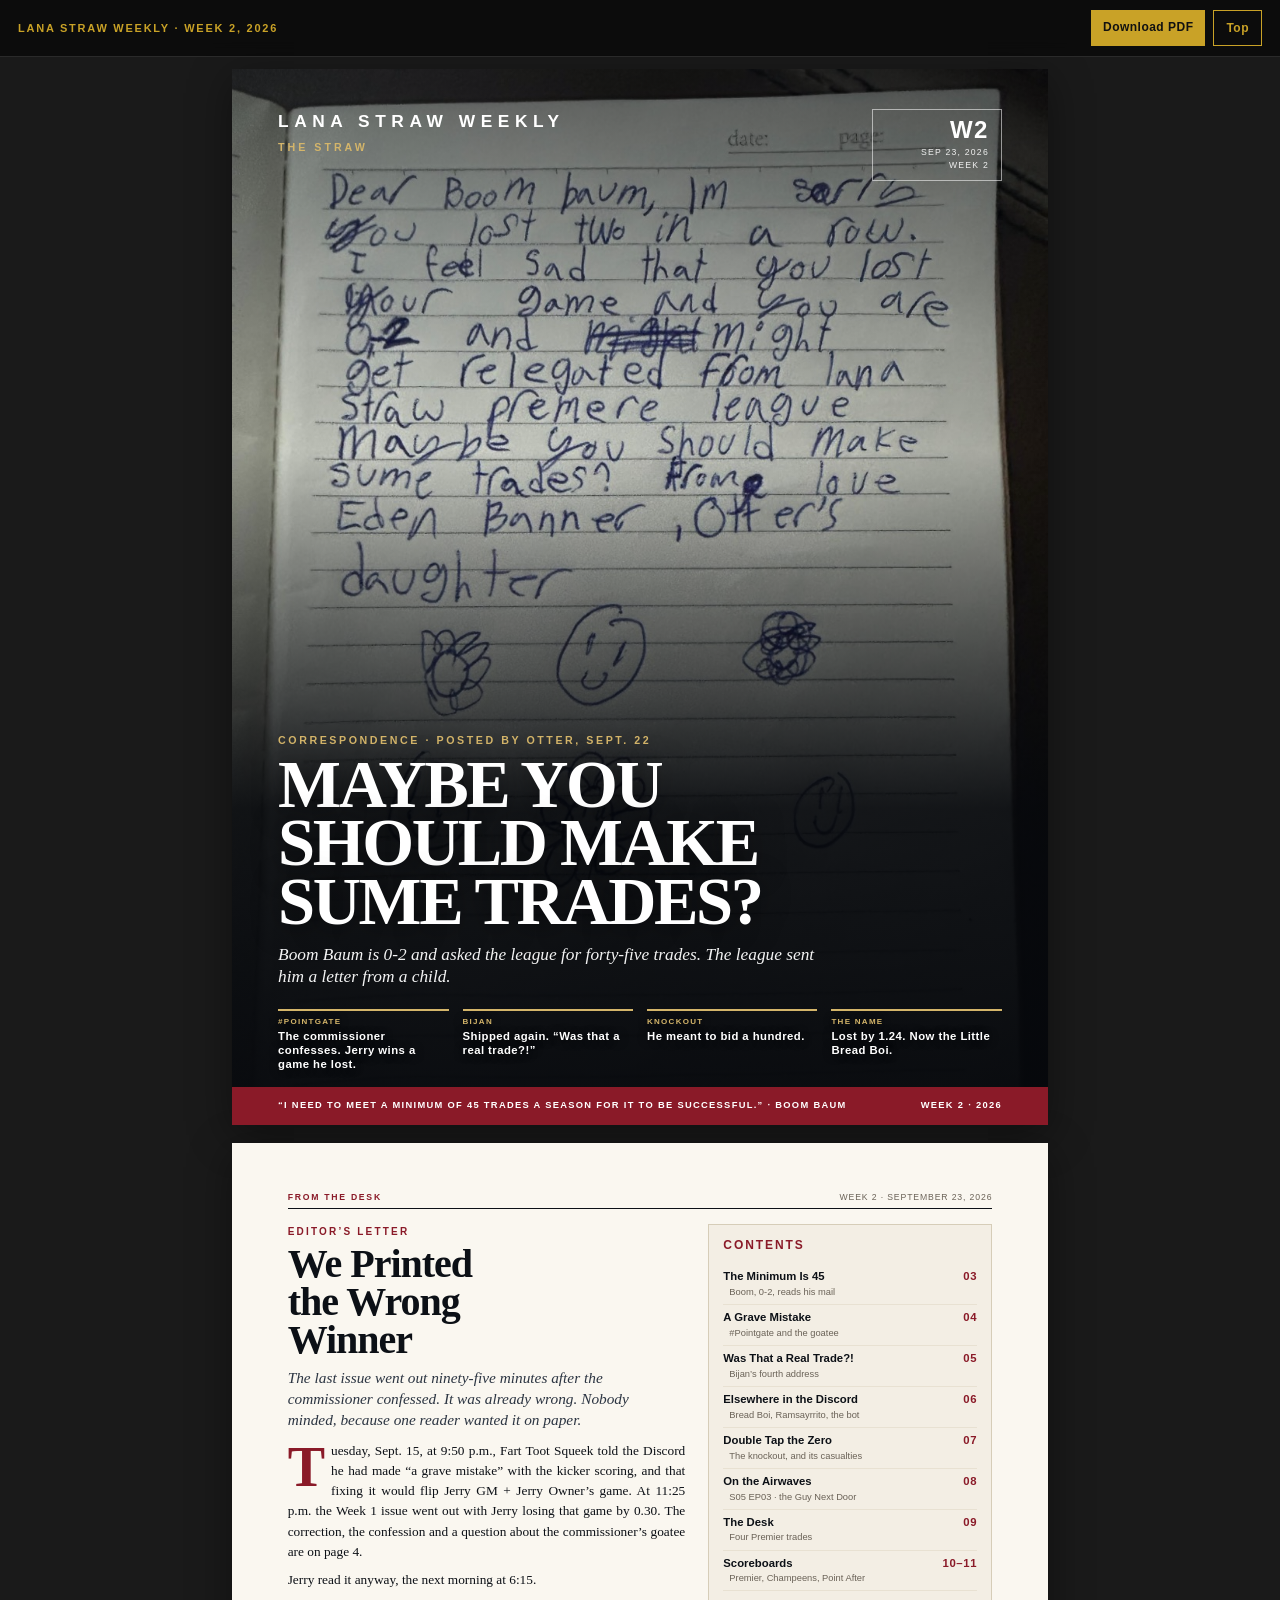
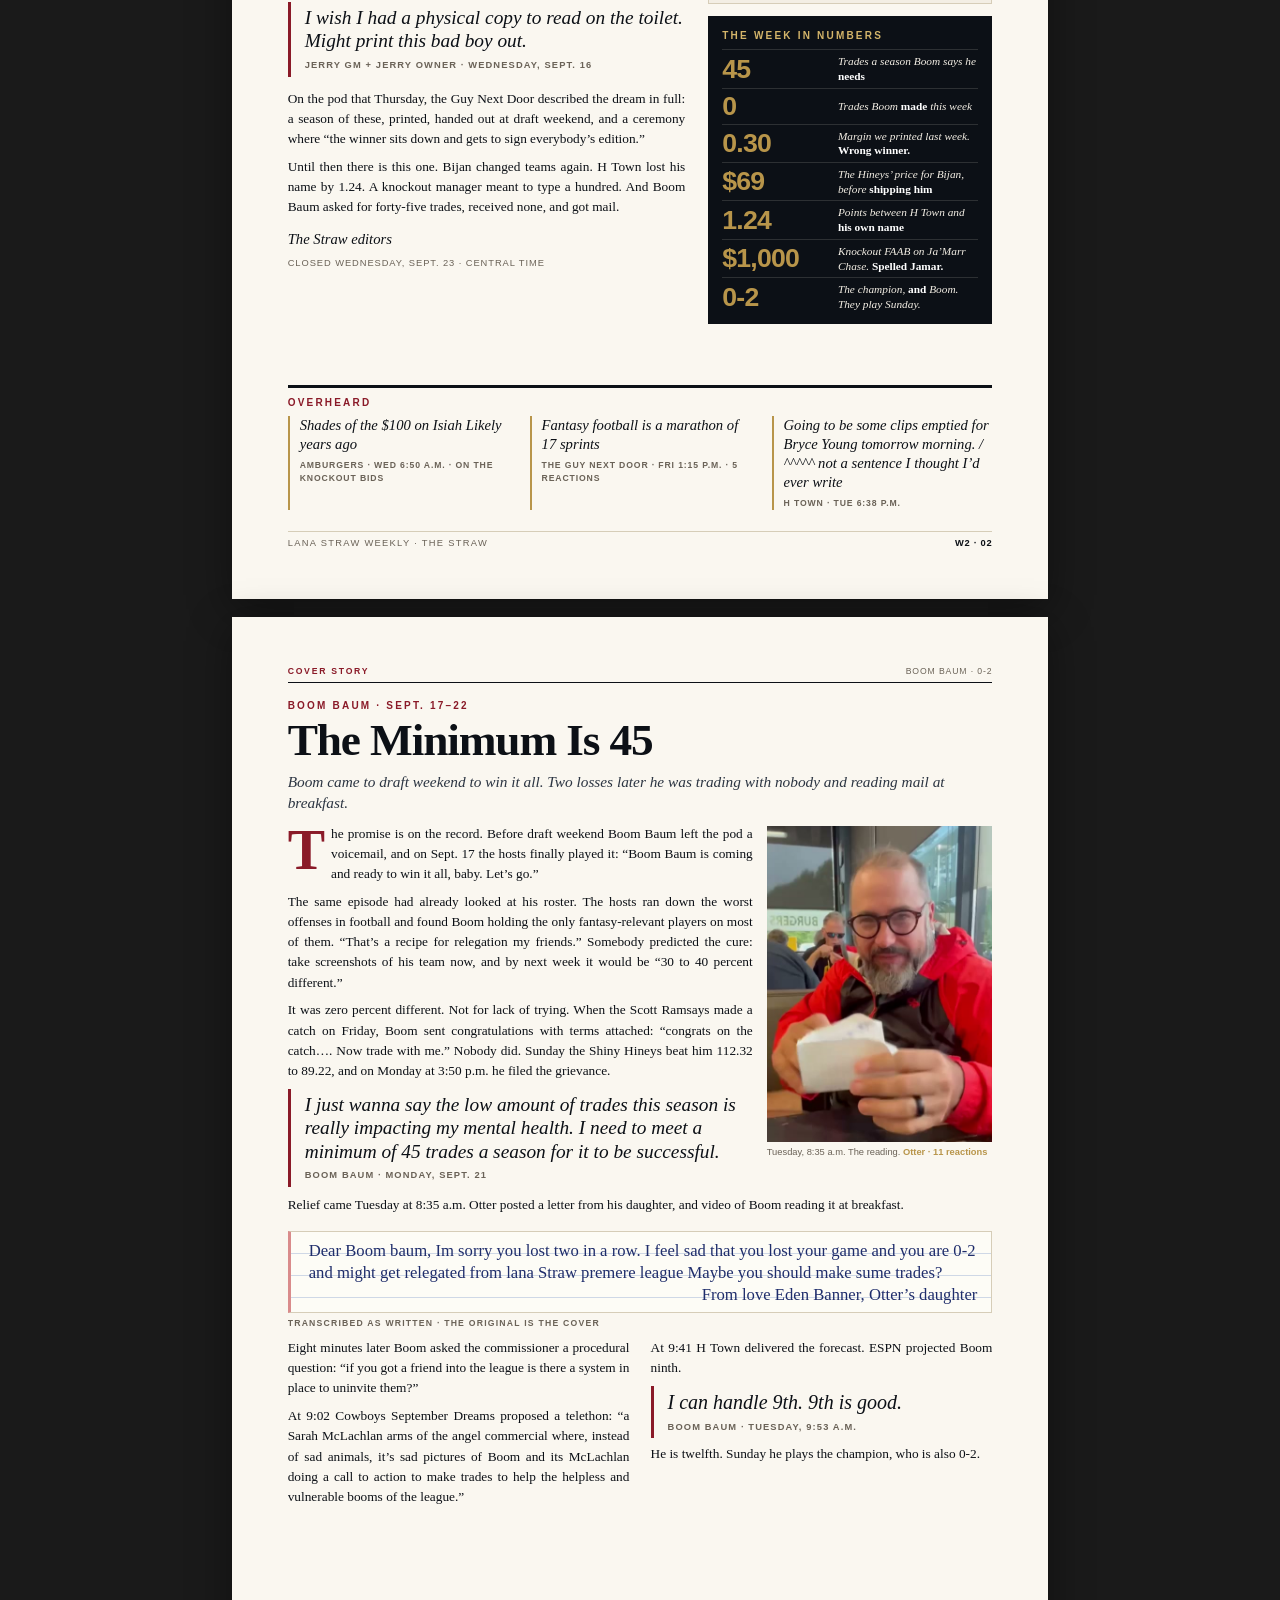
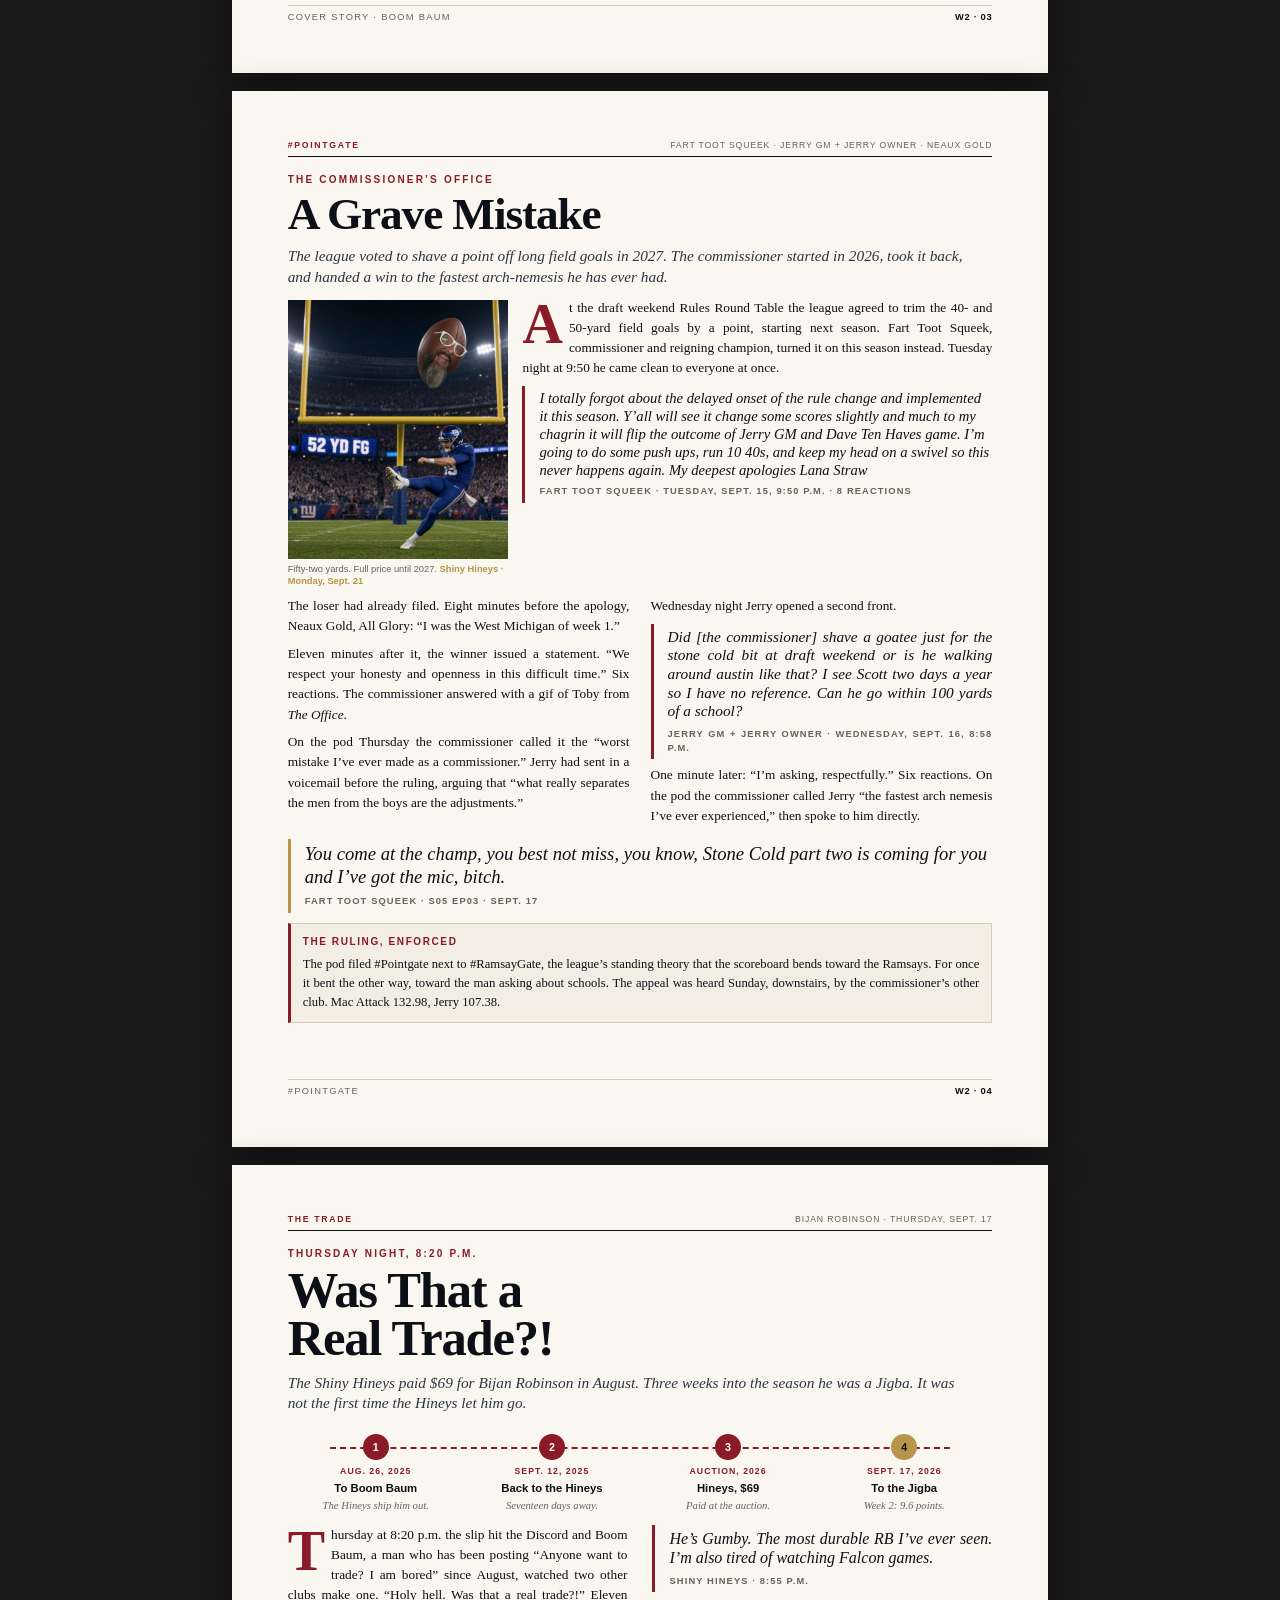
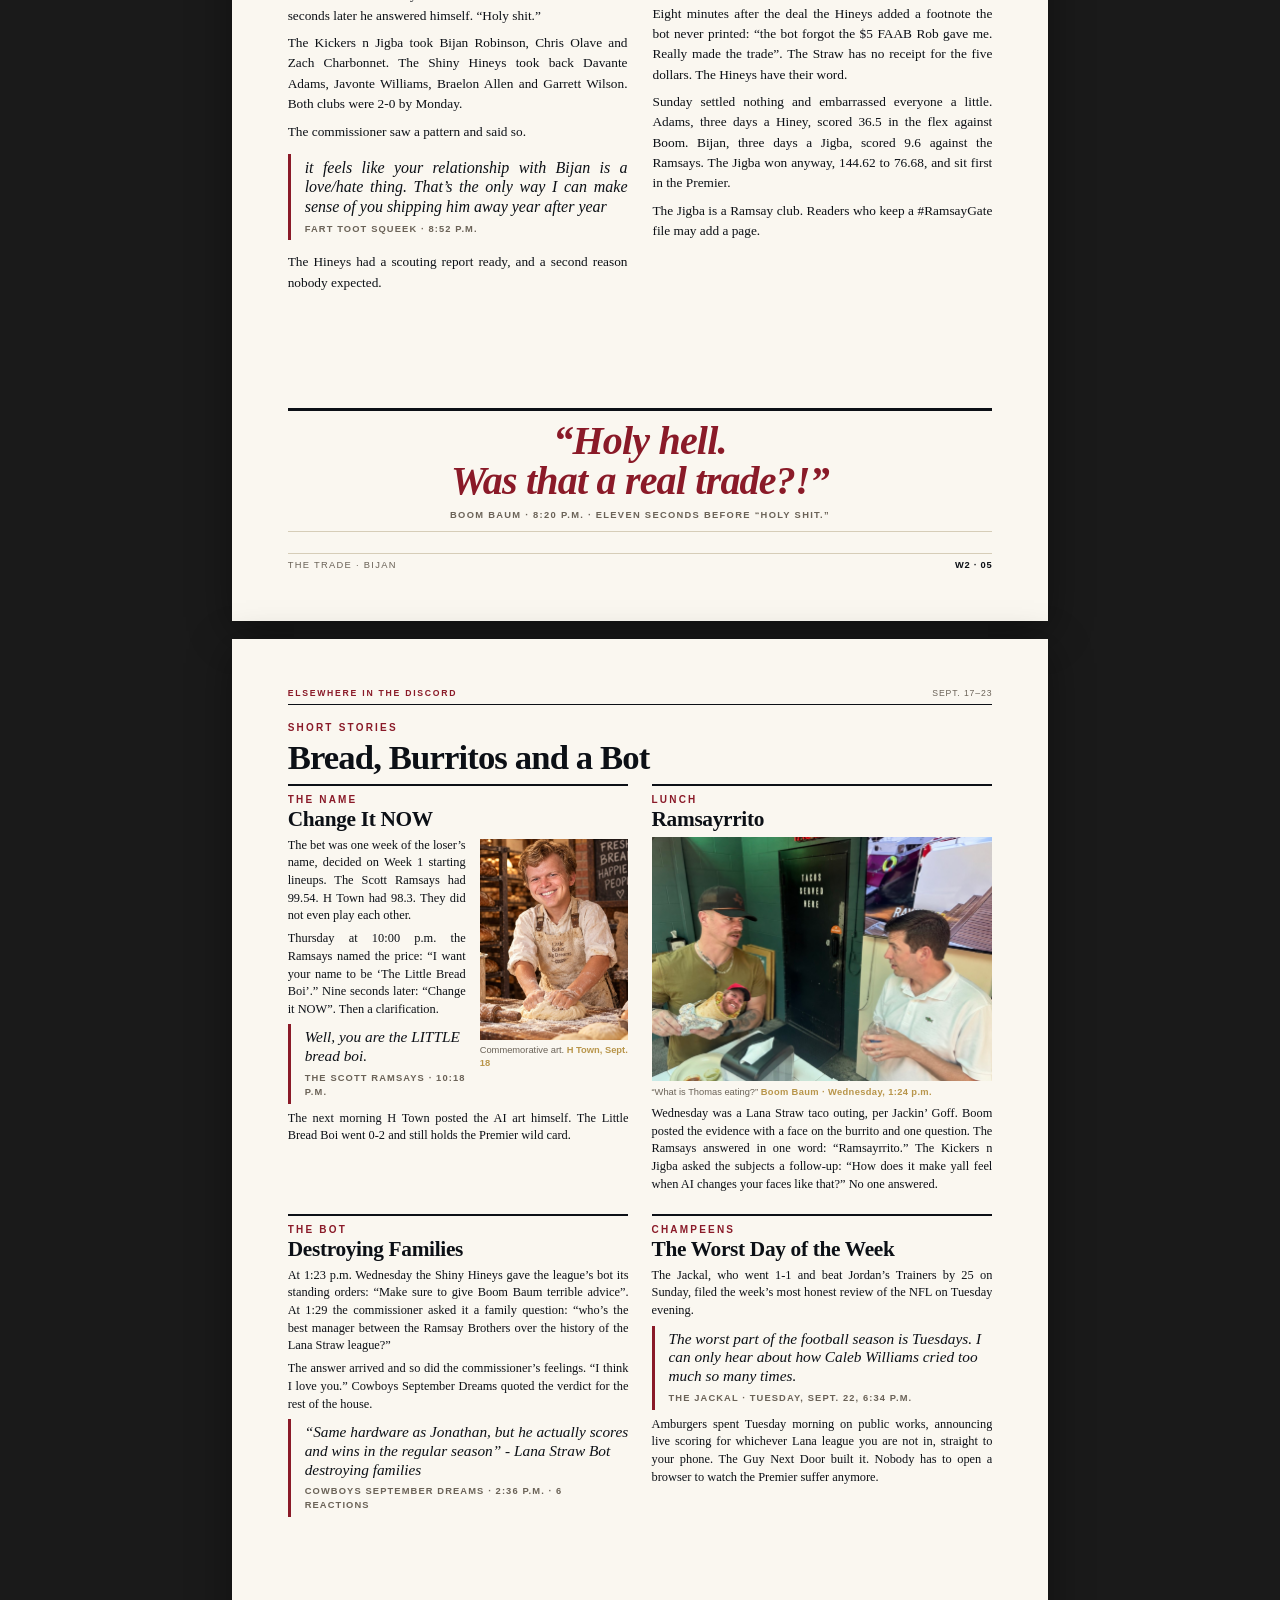
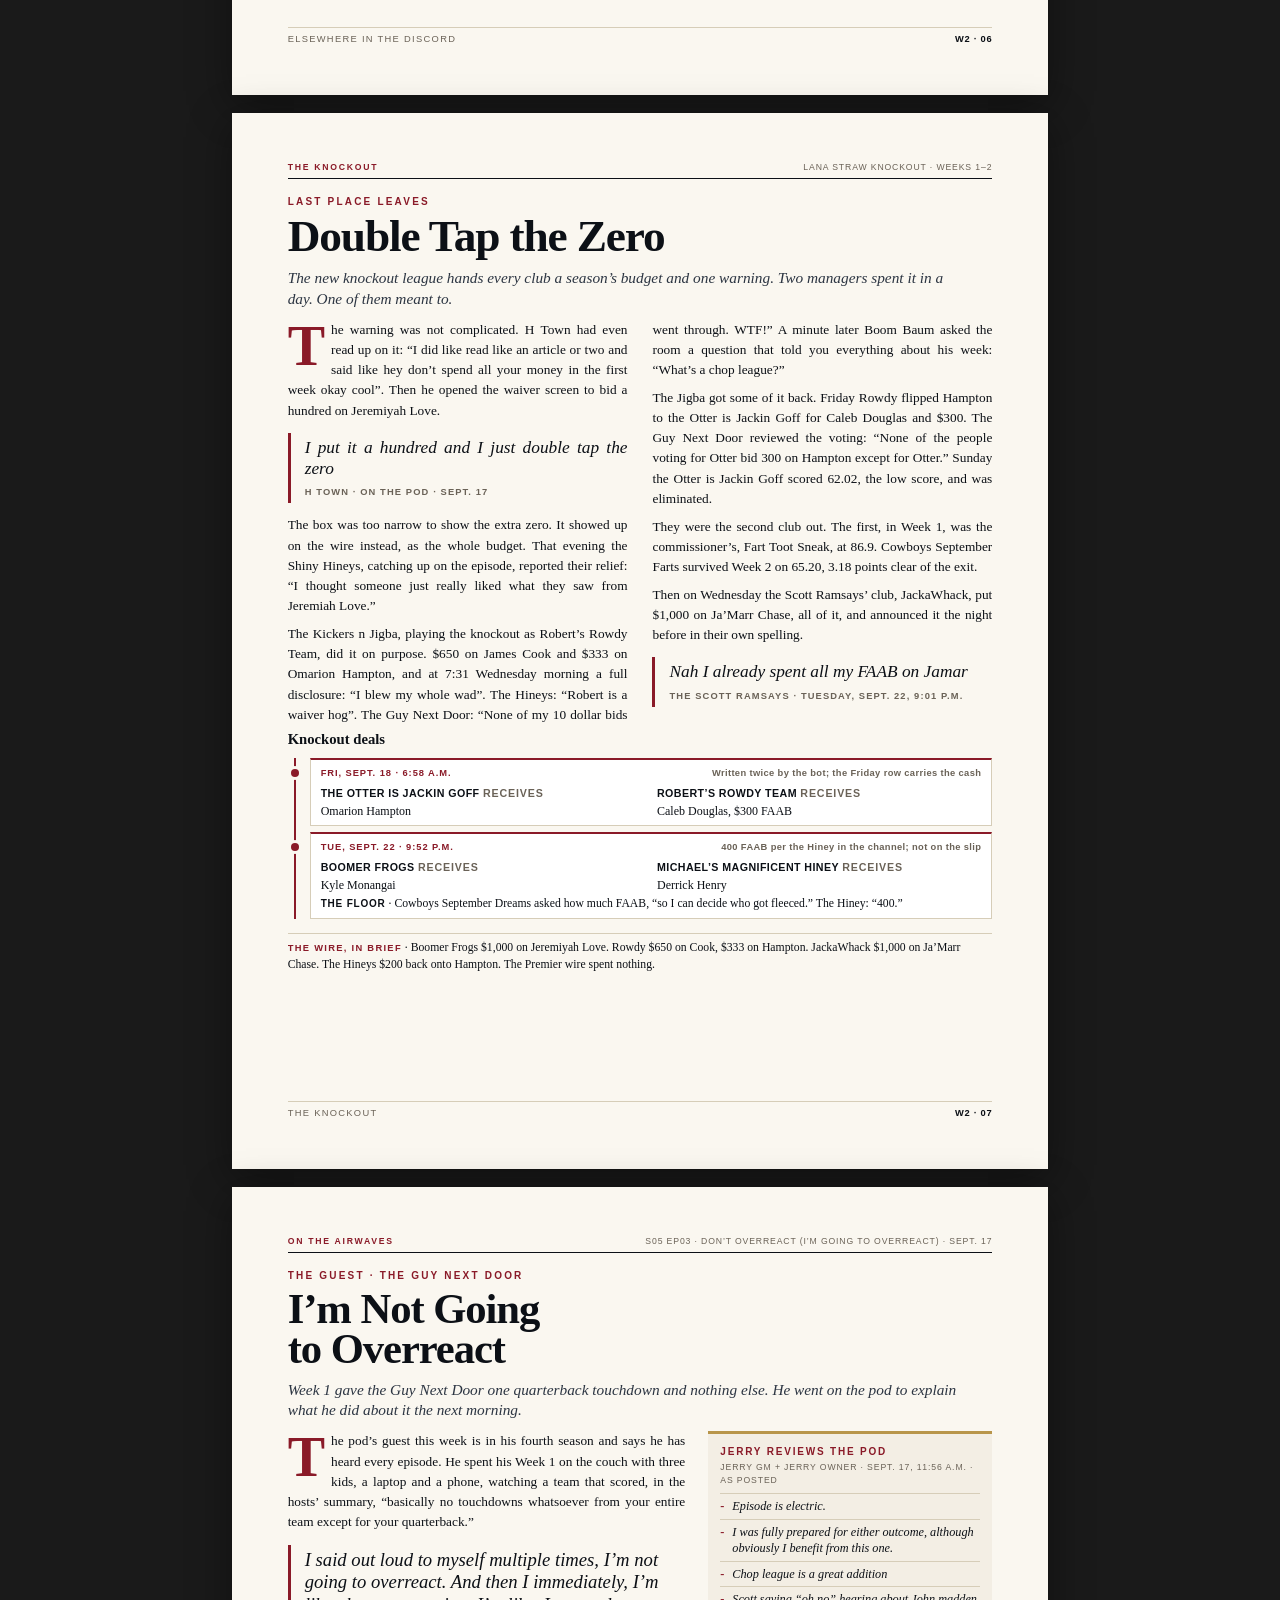
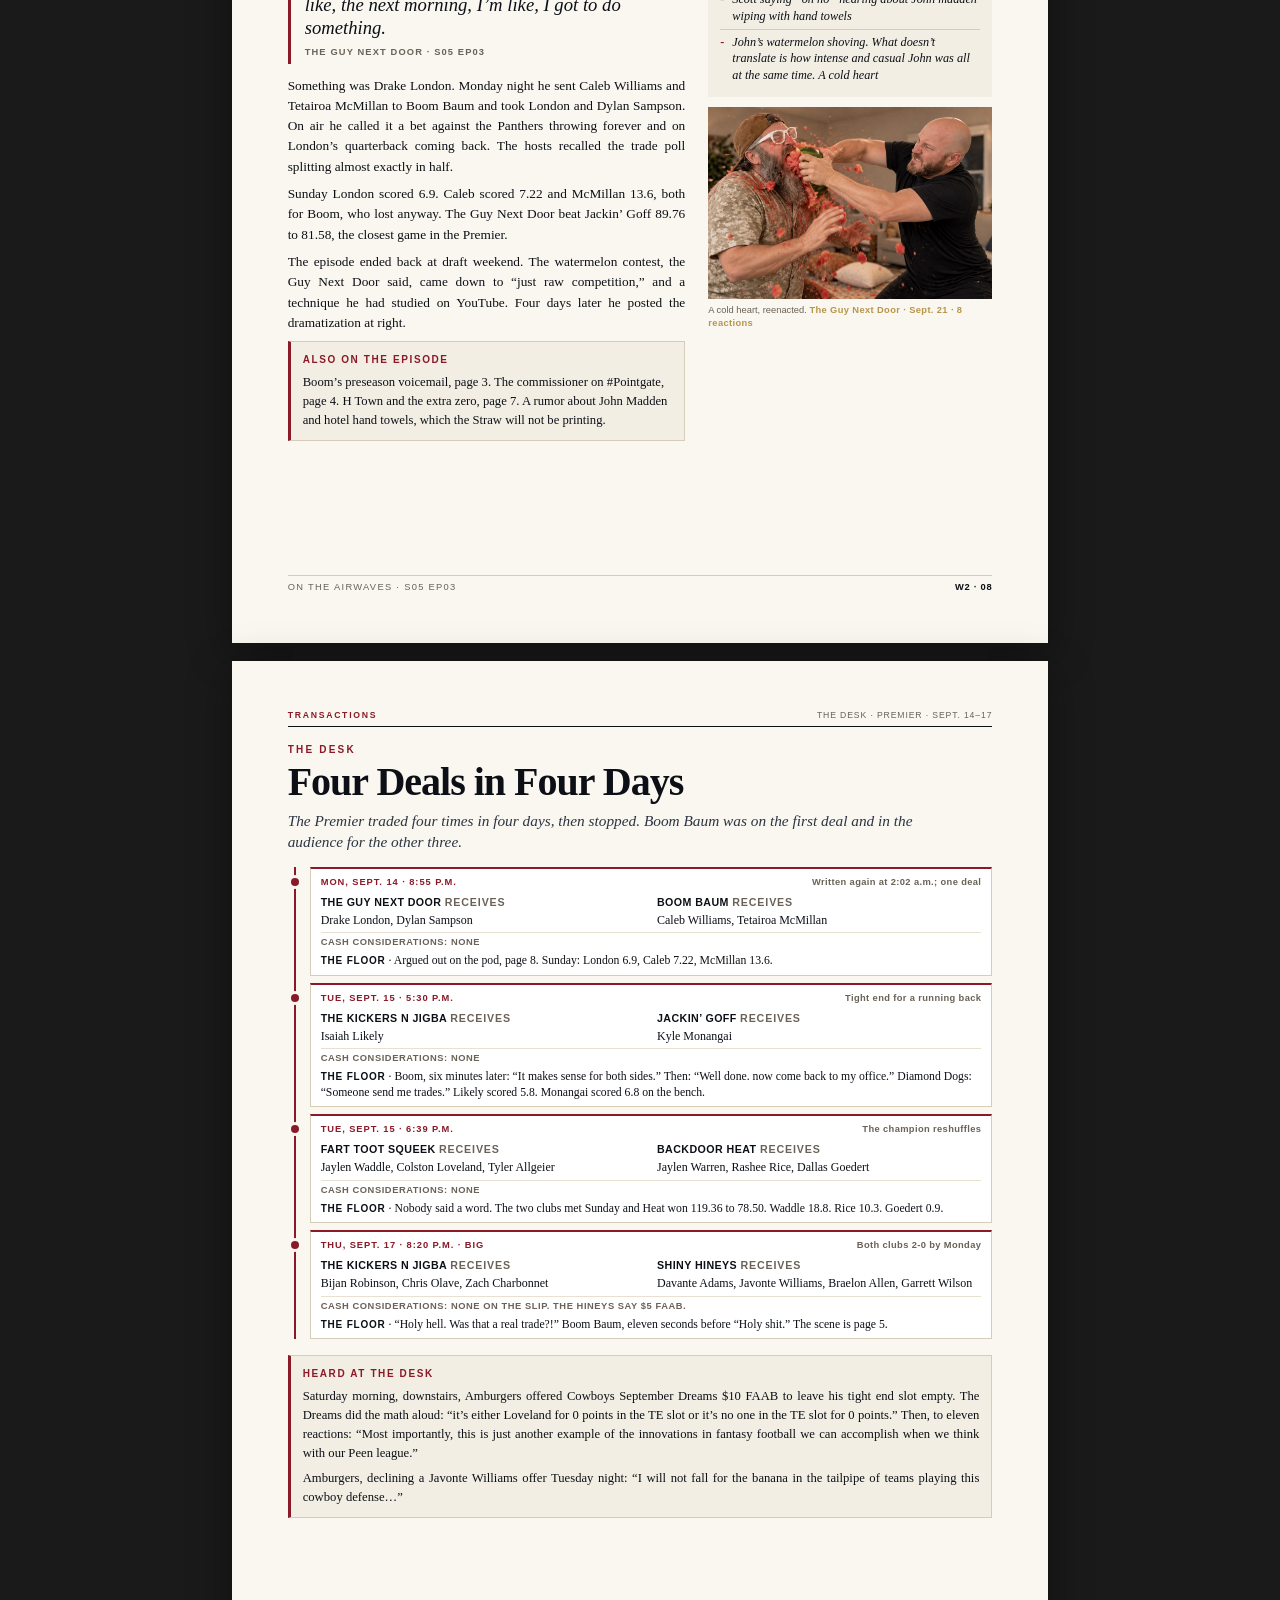
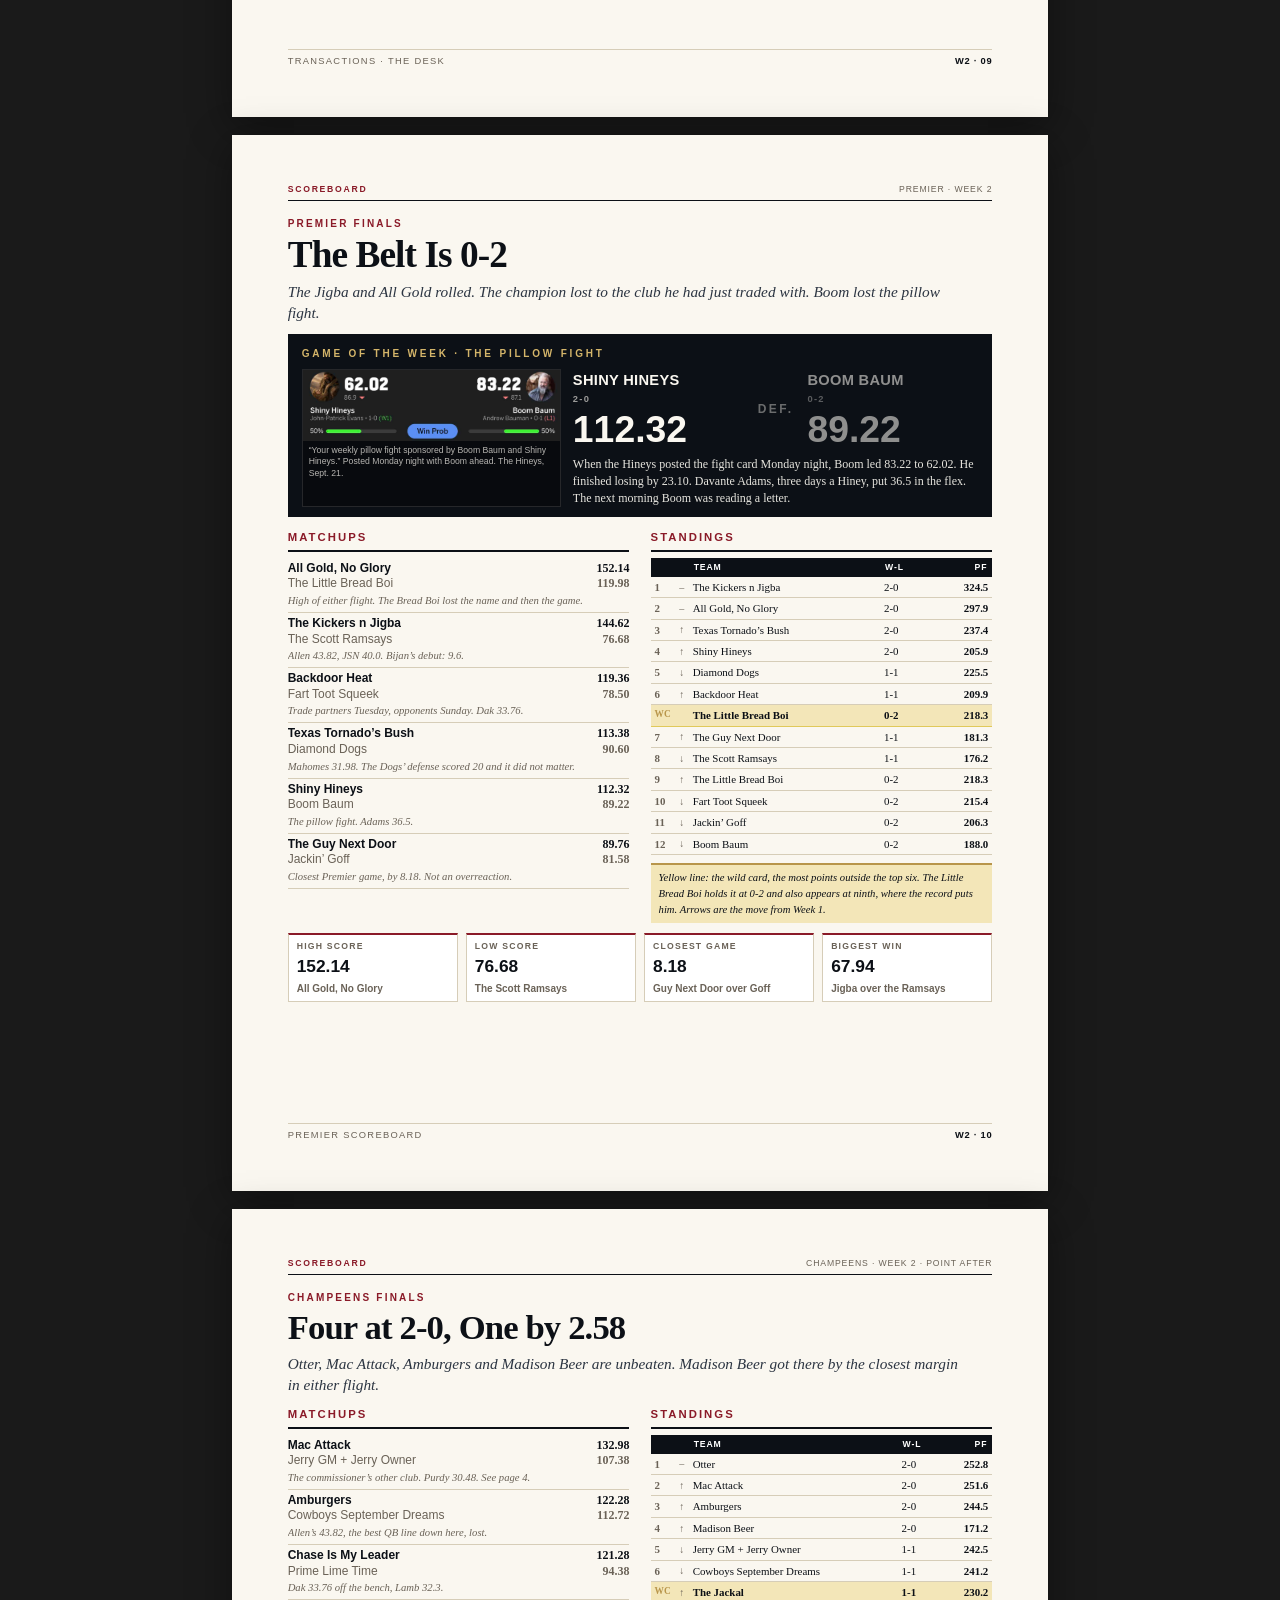
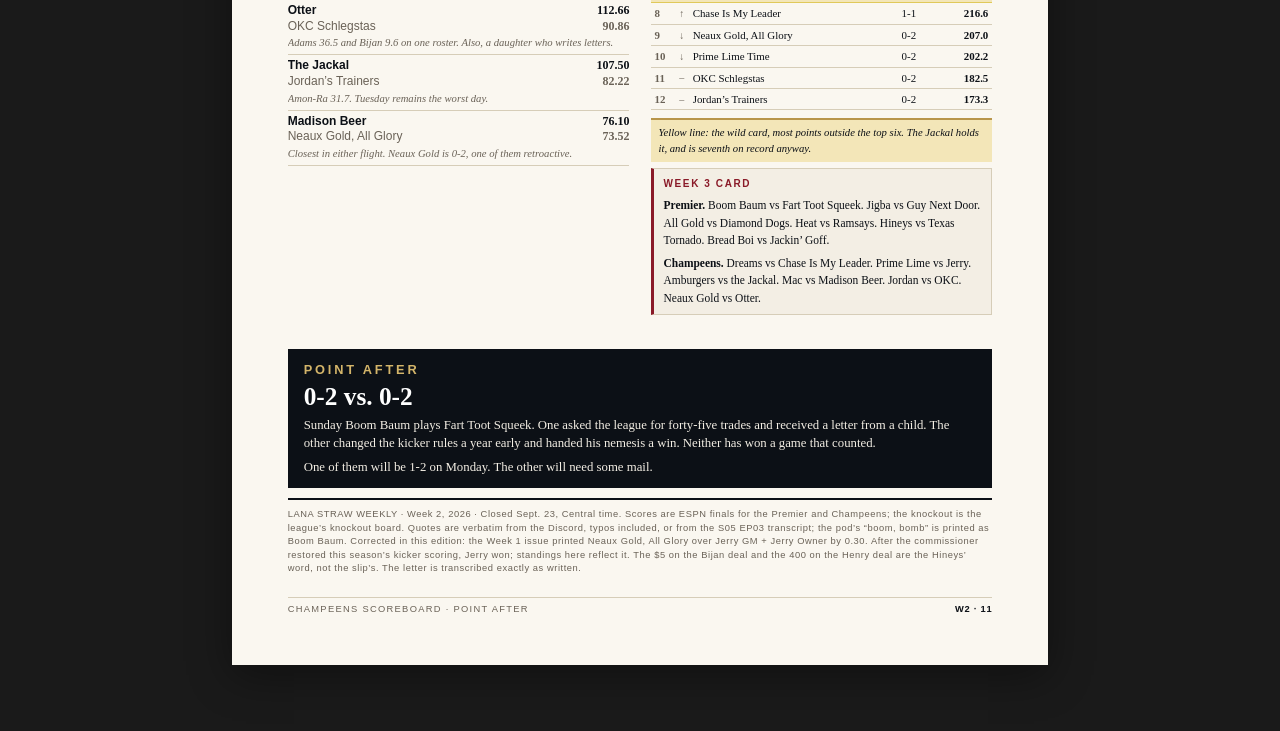
<file: index.html>
<!DOCTYPE html>
<html lang="en">
<head>
<meta charset="utf-8"/>
<meta name="viewport" content="width=850"/>
<link rel="icon" href="favicon.ico" sizes="16x16">
<title>Maybe You Should Make Sume Trades? &#183; Lana Straw Weekly &#183; Week 2, 2026</title>
<meta name="description" content="Boom Baum is 0-2 and asked the league for forty-five trades. The league sent him a letter from a child. Plus #Pointgate, Bijan on the move again, and a knockout bid with one zero too many."/>
<link rel="canonical" href="https://j-r-j.github.io/lana-straw-week2-2026/"/>
<meta name="theme-color" content="#8a1a28"/>
<meta property="og:type" content="article"/>
<meta property="og:site_name" content="Lana Straw Weekly"/>
<meta property="og:url" content="https://j-r-j.github.io/lana-straw-week2-2026/"/>
<meta property="og:title" content="Maybe You Should Make Sume Trades?"/>
<meta property="og:description" content="Boom Baum is 0-2 and asked the league for forty-five trades. The league sent him a letter from a child. Plus #Pointgate, Bijan on the move again, and a knockout bid with one zero too many."/>
<meta property="og:image" content="https://j-r-j.github.io/lana-straw-week2-2026/og-image.jpg"/>
<meta property="og:image:type" content="image/jpeg"/>
<meta property="og:image:width" content="1200"/>
<meta property="og:image:height" content="630"/>
<meta property="og:image:alt" content="A child&#x27;s handwritten letter to Boom Baum, pinned beside a photo of him reading it at breakfast"/>
<meta name="twitter:card" content="summary_large_image"/>
<meta name="twitter:title" content="Maybe You Should Make Sume Trades?"/>
<meta name="twitter:description" content="Boom Baum is 0-2 and asked the league for forty-five trades. The league sent him a letter from a child. Plus #Pointgate, Bijan on the move again, and a knockout bid with one zero too many."/>
<meta name="twitter:image" content="https://j-r-j.github.io/lana-straw-week2-2026/og-image.jpg"/>
<script type="application/ld+json">
{
 "@context": "https://schema.org",
 "@graph": [
  {
   "@type": "Periodical",
   "@id": "https://j-r-j.github.io/lana-straw-2026/#periodical",
   "name": "Lana Straw Weekly",
   "alternateName": "The Straw",
   "url": "https://j-r-j.github.io/lana-straw-2026/"
  },
  {
   "@type": "PublicationIssue",
   "@id": "https://j-r-j.github.io/lana-straw-week2-2026/#issue",
   "issueNumber": "2",
   "name": "Week 2, 2026",
   "datePublished": "2026-09-23",
   "isPartOf": {
    "@id": "https://j-r-j.github.io/lana-straw-2026/#periodical"
   },
   "url": "https://j-r-j.github.io/lana-straw-week2-2026/",
   "image": "https://j-r-j.github.io/lana-straw-week2-2026/og-image.jpg",
   "encoding": {
    "@type": "MediaObject",
    "encodingFormat": "application/pdf",
    "contentUrl": "https://j-r-j.github.io/lana-straw-week2-2026/The_Lana_Straw_Ledger_2026_Week2.pdf"
   }
  },
  {
   "@type": "NewsArticle",
   "@id": "https://j-r-j.github.io/lana-straw-week2-2026/#cover-story",
   "isPartOf": {
    "@id": "https://j-r-j.github.io/lana-straw-week2-2026/#issue"
   },
   "headline": "Maybe You Should Make Sume Trades?",
   "description": "Boom Baum is 0-2 and asked the league for forty-five trades. The league sent him a letter from a child. Plus #Pointgate, Bijan on the move again, and a knockout bid with one zero too many.",
   "image": [
    "https://j-r-j.github.io/lana-straw-week2-2026/og-image.jpg",
    "https://j-r-j.github.io/lana-straw-week2-2026/assets/wire_otter.jpg",
    "https://j-r-j.github.io/lana-straw-week2-2026/assets/wire_boom_breakfast.jpg"
   ],
   "datePublished": "2026-09-23",
   "inLanguage": "en-US",
   "url": "https://j-r-j.github.io/lana-straw-week2-2026/",
   "author": {
    "@type": "Organization",
    "name": "The Straw editors"
   },
   "publisher": {
    "@type": "Organization",
    "name": "Lana Straw Weekly"
   },
   "about": [
    {
     "@type": "SportsTeam",
     "name": "Boom Baum"
    },
    {
     "@type": "SportsTeam",
     "name": "Fart Toot Squeek"
    },
    {
     "@type": "SportsTeam",
     "name": "Jerry GM + Jerry Owner"
    },
    {
     "@type": "SportsTeam",
     "name": "Shiny Hineys"
    },
    {
     "@type": "SportsTeam",
     "name": "The Kickers n Jigba"
    }
   ],
   "hasPart": [
    {
     "@type": "WebPageElement",
     "name": "A Grave Mistake",
     "description": "#Pointgate: the kicker-scoring confession that flipped a Week 1 result."
    },
    {
     "@type": "WebPageElement",
     "name": "Was That a Real Trade?!",
     "description": "Bijan Robinson changes addresses again."
    },
    {
     "@type": "WebPageElement",
     "name": "Double Tap the Zero",
     "description": "The knockout league, and a hundred-dollar bid with an extra zero."
    },
    {
     "@type": "WebPageElement",
     "name": "I'm Not Going to Overreact",
     "description": "On the Airwaves: S05 EP03 with the Guy Next Door."
    }
   ]
  }
 ]
}
</script>
</head>
<body>
<div class="share-bar">
  <div class="brand">Lana Straw Weekly &#183; Week 2, 2026</div>
  <div class="actions">
    <a class="pdf" href="The_Lana_Straw_Ledger_2026_Week2.pdf">Download PDF</a>
    <a class="top" href="#top">Top</a>
  </div>
</div>
<a id="top"></a>
<style>

:root {
  --ink: #0c1016;
  --ink2: #1a222d;
  --cream: #f3eee4;
  --paper: #faf7f0;
  --crimson: #8a1a28;
  --crimson-deep: #5c1019;
  --gold: #b8954a;
  --gold-lite: #d4b56a;
  --slate: #2c3542;
  --muted: #6a6257;
  --rule: #d6cdb8;
  --rule-soft: #e8e1d2;
  --pg-w: 8.5in;
  --pg-h: 11in;
  --pg-margin-x: 0.58in;
  --pg-margin-top: 0.5in;
  --pg-margin-bottom: 0.5in;
  --folio-gap: 0.22in;
}

* { box-sizing: border-box; margin: 0; padding: 0; }
html, body {
  background: #1a1a1a;
  color: var(--ink);
  font-family: Georgia, 'Times New Roman', Times, serif;
  font-size: 10.5pt;
  line-height: 1.5;
  -webkit-text-size-adjust: 100%;
  text-size-adjust: 100%;
  -webkit-print-color-adjust: exact !important;
  print-color-adjust: exact !important;
  color-adjust: exact !important;
}

@page { size: letter portrait; margin: 0; }

@media print {
  html, body { background: white !important; overflow: visible; padding: 0 !important; margin: 0 !important; }
  .share-bar { display: none !important; }
  .rack { padding: 0 !important; gap: 0 !important; display: block !important; }
  .sheet { zoom: 1 !important; }
  .page {
    break-after: page;
    page-break-after: always;
    box-shadow: none !important;
    margin: 0 !important;
    zoom: 1 !important;
    width: 8.5in !important;
    height: 11in !important;
    overflow: hidden !important;
  }
  .page:last-child { break-after: auto; page-break-after: auto; }
  * {
    -webkit-print-color-adjust: exact !important;
    print-color-adjust: exact !important;
    color-adjust: exact !important;
  }
}

.share-bar {
  position: sticky;
  top: 0;
  z-index: 50;
  display: flex;
  align-items: center;
  justify-content: space-between;
  gap: 12px;
  padding: 10px 18px;
  background: rgba(11,11,11,.92);
  border-bottom: 1px solid #2a2a2a;
  backdrop-filter: blur(8px);
  font-family: -apple-system, BlinkMacSystemFont, "Segoe UI", sans-serif;
}
.share-bar .brand {
  color: #c9a227;
  letter-spacing: .16em;
  text-transform: uppercase;
  font-size: 11px;
  font-weight: 700;
}
.share-bar .actions { display: flex; gap: 8px; flex-wrap: wrap; }
.share-bar a {
  display: inline-block;
  padding: 8px 12px;
  text-decoration: none;
  font-size: 12px;
  font-weight: 700;
  letter-spacing: .04em;
}
.share-bar a.pdf {
  background: #c9a227;
  color: #111;
}
.share-bar a.top {
  border: 1px solid #c9a227;
  color: #c9a227;
}

.rack {
  /* block, not a centered flex column: when zoomed in past the window width the page
     scrolls sideways instead of losing its left edge */
  display: block;
  width: max-content;
  min-width: 100%;
  padding: 12px 12px 48px;
}
.sheet {
  width: 8.5in;
}

.page {
  width: var(--pg-w);
  height: var(--pg-h);
  position: relative;
  overflow: hidden;
  background: var(--paper);
  margin: 0 auto 18px;
  box-shadow: 0 10px 40px rgba(0,0,0,.4);
  flex: none;
}
.page.cover { overflow: hidden; }
.page-inner {
  height: 100%;
  padding: var(--pg-margin-top) var(--pg-margin-x) var(--pg-margin-bottom);
  display: flex;
  flex-direction: column;
}
.flow {
  flex: 1 1 auto;
  min-height: 0;
  display: flex;
  flex-direction: column;
  overflow: hidden;
}
.runhead {
  flex: 0 0 auto;
  display: flex;
  justify-content: space-between;
  align-items: baseline;
  font-family: Helvetica Neue, Helvetica, Arial, sans-serif;
  font-size: 6.5pt;
  font-weight: 700;
  letter-spacing: 0.2em;
  text-transform: uppercase;
  color: var(--muted);
  border-bottom: 1.5px solid var(--ink);
  padding-bottom: 4px;
  margin-bottom: 0.16in;
}
.runhead .sec { color: var(--crimson); }
.runhead .iss { font-weight: 500; letter-spacing: 0.1em; color: var(--muted); }
.folio {
  flex: 0 0 auto;
  margin-top: var(--folio-gap);
  display: flex;
  justify-content: space-between;
  align-items: baseline;
  font-family: Helvetica Neue, Helvetica, Arial, sans-serif;
  font-size: 7pt;
  letter-spacing: 0.14em;
  text-transform: uppercase;
  color: var(--muted);
  border-top: 1px solid var(--rule);
  padding-top: 5px;
  position: relative;
  z-index: 2;
  background: var(--paper);
}
.folio .pg {
  font-weight: 800;
  color: var(--ink);
  letter-spacing: 0.08em;
  font-variant-numeric: tabular-nums;
}

.sans { font-family: Helvetica Neue, Helvetica, Arial, sans-serif; }
.kicker {
  font-family: Helvetica Neue, Helvetica, Arial, sans-serif;
  font-size: 7.5pt;
  font-weight: 800;
  letter-spacing: 0.22em;
  text-transform: uppercase;
  color: var(--crimson);
  margin-bottom: 6px;
}
h1.hed {
  font-weight: 900;
  font-size: 32pt;
  line-height: 0.94;
  letter-spacing: -0.025em;
  color: var(--ink);
  margin: 0 0 10px;
}
h2.subhed {
  font-weight: 700;
  font-size: 15pt;
  line-height: 1.15;
  margin: 0 0 6px;
}
.dek {
  font-size: 11.5pt;
  font-style: italic;
  color: var(--slate);
  line-height: 1.36;
  margin-bottom: 10px;
  max-width: 96%;
}
.byline {
  font-family: Helvetica Neue, Helvetica, Arial, sans-serif;
  font-size: 7pt;
  font-weight: 600;
  letter-spacing: 0.12em;
  text-transform: uppercase;
  color: var(--muted);
  margin-bottom: 10px;
  padding-bottom: 7px;
  border-bottom: 1px solid var(--rule);
}
.body {
  font-size: 10pt;
  line-height: 1.52;
  text-align: justify;
  hyphens: auto;
  -webkit-hyphens: auto;
}
.body p { margin-bottom: 0.55em; orphans: 3; widows: 3; }
.body.drop p:first-of-type::first-letter {
  float: left;
  font-size: 42pt;
  line-height: 0.8;
  padding: 4px 6px 0 0;
  font-weight: 900;
  color: var(--crimson);
}
.two-col { column-count: 2; column-gap: 0.26in; }
.three-col { column-count: 3; column-gap: 0.22in; column-rule: 1px solid var(--rule-soft); }
.pull {
  border-left: 3.5px solid var(--crimson);
  padding: 4px 0 4px 14px;
  margin: 12px 0;
  break-inside: avoid;
}
.pull .q {
  font-size: 14.5pt;
  font-style: italic;
  line-height: 1.22;
  color: var(--ink);
}
.pull .attr {
  font-family: Helvetica Neue, Helvetica, Arial, sans-serif;
  font-size: 7pt;
  font-weight: 700;
  letter-spacing: 0.12em;
  text-transform: uppercase;
  color: var(--muted);
  margin-top: 6px;
}
.caption {
  font-family: Helvetica Neue, Helvetica, Arial, sans-serif;
  font-size: 7pt;
  line-height: 1.35;
  color: var(--muted);
  margin-top: 4px;
}
.caption strong { color: var(--ink); font-weight: 700; }
.caption .cred { color: var(--gold); font-weight: 600; letter-spacing: 0.04em; }

.fig {
  display: flex;
  flex-direction: column;
  min-height: 0;
  margin-bottom: 8px;
  break-inside: avoid;
  page-break-inside: avoid;
}
.fig .caption { flex: 0 0 auto; margin-top: 5px; }
.fig:last-child { margin-bottom: 0; }
.img-frame {
  flex: 0 0 auto;
  position: relative;
  overflow: hidden;
  background: #141414;
  break-inside: avoid;
}
.img-frame img {
  position: absolute;
  inset: 0;
  width: 100%;
  height: 100%;
  max-width: 100%;
  object-fit: cover;
  display: block;
}
.fig--fill { flex: 1 1 auto; min-height: 0; }
.fig--fill .img-frame { flex: 1 1 auto; min-height: 1.2in; max-height: 5.6in; }
.img-frame.lead { height: 3.1in; }
.img-frame.essay-hero { height: 4.3in; }
.img-frame.essay-side { height: 1.95in; }
.img-frame.tall { height: 3.3in; }
.img-frame.med { height: 2.1in; }
.img-frame.short { height: 1.75in; }
.img-frame.strip { height: 1.8in; }
.img-frame.pull-art { height: 1.85in; }
.object-top img { object-position: center top; }
.object-faces img { object-position: center 28%; }
.object-hand img { object-position: center 32%; }
.object-center img { object-position: center center; }
.object-low img { object-position: center 72%; }
.object-left img { object-position: left center; }

.rail { display: flex; flex-direction: column; min-height: 0; }
.essay-layout {
  display: grid;
  grid-template-columns: 1.55fr 1fr;
  gap: 0.2in;
  align-items: stretch;
  flex: 1 1 auto;
  min-height: 0;
}
.essay-stack {
  display: flex;
  flex-direction: column;
  gap: 0.14in;
  min-height: 0;
}
.essay-stack .fig { margin-bottom: 0; }
.pull-art-row {
  display: grid;
  grid-template-columns: 1fr 1fr;
  gap: 0.18in;
  align-items: stretch;
}
.grid-2 { display: grid; grid-template-columns: 1fr 1fr; gap: 0.22in; align-items: start; }
.grid-3 { display: grid; grid-template-columns: 1fr 1fr 1fr; gap: 0.16in; }
.grid-spread { display: grid; grid-template-columns: 1.4fr 1fr; gap: 0.24in; align-items: start; }
.grid-spread-r { display: grid; grid-template-columns: 1fr 1.35fr; gap: 0.24in; align-items: start; }
.grid-feature { display: grid; grid-template-columns: 1.65fr 1fr; gap: 0.22in; align-items: stretch; }
.row-fill { flex: 1 1 auto; min-height: 0; }
.row-fixed { flex: 0 0 auto; }
.spacer { flex: 1 1 auto; min-height: 0; }
.rule { border: none; border-top: 1px solid var(--rule); margin: 10px 0; }
.rule-thick { border: none; border-top: 2.5px solid var(--ink); margin: 10px 0 12px; }
.source-note {
  font-family: Helvetica Neue, Helvetica, Arial, sans-serif;
  font-size: 6.5pt;
  font-style: italic;
  color: var(--muted);
  margin: 4px 0 10px;
  line-height: 1.35;
  padding: 5px 8px;
  background: var(--cream);
  border-left: 2px solid var(--gold);
  break-inside: avoid;
}

.cover { background: #080a0e; color: #fff; padding: 0; }
.cover-art { position: absolute; inset: 0; overflow: hidden; z-index: 0; }
.cover-art img {
  position: absolute;
  inset: 0;
  width: 100%;
  height: 100%;
  object-fit: cover;
  object-position: center 32%;
  display: block;
}
.cover-scrim {
  position: absolute;
  inset: 0;
  z-index: 1;
  background: linear-gradient(to top, rgba(6,8,12,.96) 0%, rgba(6,8,12,.58) 32%, rgba(6,8,12,.08) 58%, rgba(6,8,12,.38) 100%);
}
.cover-mast {
  position: absolute;
  top: 0.42in;
  left: 0.48in;
  right: 0.48in;
  z-index: 3;
  display: flex;
  justify-content: space-between;
  align-items: flex-start;
}
.mast-brand {
  font-family: Helvetica Neue, Helvetica, Arial, sans-serif;
  font-size: 13pt;
  font-weight: 900;
  letter-spacing: 0.32em;
  text-transform: uppercase;
}
.mast-sub {
  font-family: Helvetica Neue, Helvetica, Arial, sans-serif;
  font-size: 8pt;
  font-weight: 600;
  letter-spacing: 0.28em;
  text-transform: uppercase;
  color: var(--gold-lite);
  margin-top: 4px;
}
.issue-badge {
  font-family: Helvetica Neue, Helvetica, Arial, sans-serif;
  text-align: right;
  border: 1.5px solid rgba(255,255,255,.55);
  padding: 8px 12px;
  min-width: 1.35in;
}
.issue-badge .wk { font-size: 18pt; font-weight: 900; letter-spacing: .06em; line-height: 1; }
.issue-badge .meta { font-size: 6.5pt; letter-spacing: .14em; text-transform: uppercase; margin-top: 4px; opacity: .9; }
.cover-sells {
  position: absolute;
  top: 1.55in;
  right: 0.48in;
  z-index: 3;
  width: 2.2in;
  font-family: Helvetica Neue, Helvetica, Arial, sans-serif;
}
.sell {
  border-top: 1px solid rgba(255,255,255,.35);
  padding: 7px 0;
  font-size: 8pt;
  font-weight: 700;
  letter-spacing: .04em;
  line-height: 1.25;
  text-shadow: 0 1px 8px rgba(0,0,0,.6);
}
.sell .tag {
  display: block;
  font-size: 6pt;
  letter-spacing: .16em;
  text-transform: uppercase;
  color: var(--gold-lite);
  margin-bottom: 2px;
  font-weight: 600;
}
.cover-hed-block {
  position: absolute;
  left: 0.48in;
  right: 0.48in;
  bottom: 0.78in;
  z-index: 3;
}
.cover-kicker {
  font-family: Helvetica Neue, Helvetica, Arial, sans-serif;
  font-size: 8pt;
  font-weight: 700;
  letter-spacing: .24em;
  text-transform: uppercase;
  color: var(--gold-lite);
  margin-bottom: 8px;
}
.cover-hed {
  font-weight: 900;
  font-size: 56pt;
  line-height: .88;
  letter-spacing: -.035em;
  text-shadow: 0 3px 28px rgba(0,0,0,.55);
}
.cover-dek {
  font-size: 13pt;
  font-style: italic;
  margin-top: 12px;
  max-width: 5.9in;
  line-height: 1.3;
  opacity: .95;
}
.cover-bar {
  position: absolute;
  bottom: 0;
  left: 0;
  right: 0;
  height: .4in;
  background: var(--crimson);
  display: flex;
  align-items: center;
  justify-content: space-between;
  padding: 0 .48in;
  font-family: Helvetica Neue, Helvetica, Arial, sans-serif;
  font-size: 7pt;
  font-weight: 700;
  letter-spacing: .14em;
  text-transform: uppercase;
  z-index: 4;
}

.score-table, .standings {
  width: 100%;
  border-collapse: collapse;
  font-family: Helvetica Neue, Helvetica, Arial, sans-serif;
}
.score-table { font-size: 7.5pt; margin-bottom: 8px; }
.score-table th, .standings th {
  text-align: left;
  font-weight: 700;
  letter-spacing: .1em;
  text-transform: uppercase;
  font-size: 6pt;
  color: var(--muted);
  border-bottom: 1.5px solid var(--ink);
  padding: 3px;
}
.score-table td {
  padding: 4px 3px;
  border-bottom: 1px solid var(--rule-soft);
  vertical-align: baseline;
}
.score-table tr.win td { font-weight: 700; background: rgba(138,26,40,.05); }
.score-table .num, .standings .num { text-align: right; font-variant-numeric: tabular-nums; }
.score-table .winner { color: var(--crimson); font-weight: 800; }
.standings { font-size: 7pt; }
.standings td { padding: 2.5px 3px; border-bottom: 1px solid var(--rule-soft); }
.standings tr.playoff td:first-child { color: var(--crimson); font-weight: 800; }
.airy .score-table td { padding: 6px 3px; }
.airy .standings td { padding: 4.5px 3px; }
.stat-strip {
  display: grid;
  grid-template-columns: repeat(4,1fr);
  gap: 7px;
  margin: 8px 0 12px;
}
.stat-box { background: var(--ink); color: var(--cream); padding: 9px 8px; text-align: center; }
.stat-box .n { font-size: 18pt; font-weight: 900; line-height: 1; color: var(--gold); }
.stat-box .l {
  font-family: Helvetica Neue, Helvetica, Arial, sans-serif;
  font-size: 5.5pt;
  font-weight: 700;
  letter-spacing: .1em;
  text-transform: uppercase;
  margin-top: 4px;
  opacity: .85;
}
.scorer-list {
  font-family: Helvetica Neue, Helvetica, Arial, sans-serif;
  font-size: 8pt;
  line-height: 1.55;
}
.sidebar {
  background: var(--cream);
  border-top: 3px solid var(--crimson);
  padding: 10px 11px;
  font-size: 9pt;
  line-height: 1.4;
  break-inside: avoid;
  page-break-inside: avoid;
}
.sidebar h3 {
  font-family: Helvetica Neue, Helvetica, Arial, sans-serif;
  font-size: 7.5pt;
  font-weight: 800;
  letter-spacing: .16em;
  text-transform: uppercase;
  margin-bottom: 6px;
}
.sidebar.dark { border-top-color: var(--ink); }
.sidebar.tight { font-size: 8.3pt; line-height: 1.34; padding: 8px 10px; }
.chip {
  display: inline-block;
  font-family: Helvetica Neue, Helvetica, Arial, sans-serif;
  font-size: 6pt;
  font-weight: 800;
  letter-spacing: .1em;
  text-transform: uppercase;
  background: var(--ink);
  color: var(--cream);
  padding: 2px 6px;
  margin-right: 3px;
}

.toc-item {
  display: flex;
  justify-content: space-between;
  align-items: baseline;
  padding: 5px 0;
  border-bottom: 1px dotted var(--rule);
  font-family: Helvetica Neue, Helvetica, Arial, sans-serif;
  font-size: 8.5pt;
}
.toc-item .t { font-weight: 700; }
.toc-item .d { color: var(--muted); font-size: 7pt; font-weight: 400; margin-left: 6px; }
.toc-item .p { color: var(--crimson); font-weight: 800; font-variant-numeric: tabular-nums; letter-spacing: .06em; }

.deal {
  display: grid;
  grid-template-columns: .4in 1fr;
  gap: 7px;
  margin-bottom: 6px;
  break-inside: avoid;
  page-break-inside: avoid;
}
.deal .num {
  font-family: Helvetica Neue, Helvetica, Arial, sans-serif;
  font-size: 16pt;
  font-weight: 900;
  color: var(--crimson);
  line-height: 1;
  padding-top: 2px;
}
.deal .card { background: var(--cream); border: 1px solid var(--rule); border-left: 3px solid var(--crimson); padding: 6px 9px; }
.deal .when {
  font-family: Helvetica Neue, Helvetica, Arial, sans-serif;
  font-size: 6pt;
  font-weight: 800;
  letter-spacing: .14em;
  text-transform: uppercase;
  color: var(--crimson);
}
.deal .teams { font-family: Helvetica Neue, Helvetica, Arial, sans-serif; font-size: 8.5pt; font-weight: 800; margin: 2px 0 3px; }
.deal .legs { font-size: 8.5pt; line-height: 1.3; }
.path-box {
  background: var(--ink);
  color: var(--cream);
  padding: 9px 12px;
  margin: 6px 0;
  font-family: Helvetica Neue, Helvetica, Arial, sans-serif;
  break-inside: avoid;
}
.path-box h4 { font-size: 7pt; letter-spacing: .18em; text-transform: uppercase; color: var(--gold); margin-bottom: 6px; }
.path-flow { font-size: 8.5pt; line-height: 1.5; font-weight: 600; }
.path-flow .arrow { color: var(--gold); margin: 0 4px; }
.lookahead-item {
  font-family: Helvetica Neue, Helvetica, Arial, sans-serif;
  font-size: 8.5pt;
  padding: 7px 0;
  border-bottom: 1px solid var(--rule);
  display: flex;
  justify-content: space-between;
  gap: 8px;
  font-weight: 600;
}
.lookahead-item .vs { color: var(--muted); font-weight: 500; }
.quote-col { display: flex; flex-direction: column; min-height: 0; }
.quote-block {
  break-inside: avoid;
  page-break-inside: avoid;
  margin-bottom: 12px;
  padding-bottom: 9px;
  border-bottom: 1px solid var(--rule);
}
.quote-block .qt { font-style: italic; font-size: 10.7pt; line-height: 1.38; }
.quote-block .qa {
  font-family: Helvetica Neue, Helvetica, Arial, sans-serif;
  font-size: 6.5pt;
  font-weight: 700;
  letter-spacing: .1em;
  text-transform: uppercase;
  color: var(--muted);
  margin-top: 5px;
}
.letter-sig { margin-top: 12px; font-style: italic; font-size: 11pt; }
.colophon {
  font-family: Helvetica Neue, Helvetica, Arial, sans-serif;
  font-size: 7pt;
  color: var(--muted);
  margin-top: 10px;
  letter-spacing: .06em;
  line-height: 1.5;
}
.photo-grid {
  display: grid;
  grid-template-columns: repeat(2,1fr);
  gap: .14in;
  min-height: 0;
}
.photo-grid .fig { margin-bottom: 0; }
.photo-grid .img-frame { height: 2.18in; }
.photo-grid .wide { grid-column: 1 / -1; }
.photo-grid .wide .img-frame { height: 2.25in; }
.air-card {
  background: var(--ink);
  color: var(--cream);
  border-top: 4px solid var(--gold);
  padding: 12px 14px;
  break-inside: avoid;
}
.air-card .ep {
  font-family: Helvetica Neue, Helvetica, Arial, sans-serif;
  color: var(--gold-lite);
  font-size: 6.5pt;
  font-weight: 800;
  letter-spacing: .16em;
  text-transform: uppercase;
}
.air-card h3 { font-size: 15pt; line-height: 1.05; margin: 4px 0 7px; }
.air-card p { font-size: 9pt; line-height: 1.42; margin-bottom: 6px; }
.air-card p:last-child { margin-bottom: 0; }
.big-number {
  font-family: Helvetica Neue, Helvetica, Arial, sans-serif;
  font-size: 54pt;
  font-weight: 900;
  line-height: .82;
  letter-spacing: -.05em;
  color: var(--crimson);
}
.price-row {
  display: grid;
  grid-template-columns: repeat(4,1fr);
  gap: 6px;
  margin: 9px 0;
}
.price {
  background: var(--cream);
  border-top: 3px solid var(--crimson);
  padding: 8px;
  font-family: Helvetica Neue, Helvetica, Arial, sans-serif;
}
.price .cash { font-size: 20pt; font-weight: 900; line-height: 1; color: var(--crimson); }
.price .name { font-size: 6.5pt; font-weight: 700; text-transform: uppercase; margin-top: 4px; }
.dense .body { font-size: 9.3pt; line-height: 1.43; }
.dense .quote-block { margin-bottom: 9px; padding-bottom: 7px; }
.dense .quote-block .qt { font-size: 10pt; line-height: 1.32; }

/* ---- Week 2 adaptations (desk, scoreboard, boxes) on Weekly chrome ---- */
.box {
  background: var(--cream);
  border: 1px solid var(--rule);
  border-left: 3.5px solid var(--crimson);
  padding: 10px 12px;
  margin: 10px 0;
  break-inside: avoid;
}
.box h4 {
  font-family: Helvetica Neue, Helvetica, Arial, sans-serif;
  font-size: 7.5pt;
  font-weight: 800;
  letter-spacing: .16em;
  text-transform: uppercase;
  color: var(--crimson);
  margin: 0 0 6px;
}
.box p { font-size: 9.5pt; margin: 0 0 6px; text-align: justify; }
.box p:last-child { margin-bottom: 0; }
.box .big {
  font-family: Helvetica Neue, Helvetica, Arial, sans-serif;
  font-weight: 900;
  font-size: 42pt;
  line-height: .9;
  letter-spacing: -0.02em;
  margin: 2px 0 8px;
}

.timeline { border-left: 2px solid var(--rule); padding-left: 14px; margin: 4px 0 8px; }
.timeline .deal { position: relative; margin: 0 0 8px; }
.timeline .deal::before {
  content: "";
  position: absolute;
  left: -19px; top: 10px;
  width: 7px; height: 7px;
  border-radius: 50%;
  background: var(--crimson);
}
.deal-card {
  border: 1px solid var(--rule);
  border-top: 2.5px solid var(--crimson);
  background: #fff;
  padding: 7px 10px 6px;
}
.deal-card .dhead {
  display: flex; justify-content: space-between; gap: 10px; align-items: baseline;
  font-family: Helvetica Neue, Helvetica, Arial, sans-serif;
  font-size: 7pt; font-weight: 800; letter-spacing: .1em; text-transform: uppercase;
  color: var(--crimson); margin-bottom: 4px;
}
.deal-card .dhead .dt { color: var(--muted); letter-spacing: .04em; text-transform: none; font-weight: 600; text-align: right; max-width: 58%; }
.deal-card .sides { display: grid; grid-template-columns: 1fr 1fr; gap: 0 12px; }
.deal-card .side .tm {
  font-family: Helvetica Neue, Helvetica, Arial, sans-serif;
  font-size: 8pt; font-weight: 800; text-transform: uppercase; margin-bottom: 2px; letter-spacing: .04em;
}
.deal-card .side .pl { font-size: 9pt; line-height: 1.35; }
.deal-card .cons {
  font-family: Helvetica Neue, Helvetica, Arial, sans-serif;
  font-size: 7pt; font-weight: 700; letter-spacing: .06em; text-transform: uppercase;
  color: var(--muted); margin-top: 4px; border-top: 1px solid var(--rule-soft); padding-top: 3px;
}
.deal-card .floor { font-size: 8.8pt; line-height: 1.35; margin-top: 3px; }
.deal-card .floor b {
  font-family: Helvetica Neue, Helvetica, Arial, sans-serif;
  font-style: normal; font-weight: 800; font-size: 7.5pt; letter-spacing: .08em; text-transform: uppercase;
}

.gow {
  background: var(--ink);
  color: var(--paper);
  padding: 12px 14px 10px;
  margin: 0 0 12px;
}
.gow .tag {
  font-family: Helvetica Neue, Helvetica, Arial, sans-serif;
  font-size: 7.5pt; font-weight: 800; letter-spacing: .28em; text-transform: uppercase;
  color: var(--gold-lite); margin: 0 0 8px;
}
.gow .gow-row { display: grid; grid-template-columns: 1.35in 1fr; gap: 12px; align-items: stretch; }
.gow .gow-art { margin: 0; background: #080a0e; border: 1px solid rgba(250,247,240,.12); }
.gow .gow-art img { width: 100%; height: 1.15in; object-fit: cover; display: block; }
.gow .gow-art .caption { padding: 4px 6px; color: rgba(250,247,240,.72); font-size: 6.5pt; margin: 0; }
.gow .teams { display: flex; align-items: stretch; gap: 14px; }
.gow .tm { flex: 1; }
.gow .tm .nm {
  font-family: Helvetica Neue, Helvetica, Arial, sans-serif;
  font-size: 11pt; font-weight: 800; text-transform: uppercase; letter-spacing: .02em;
}
.gow .tm .rec {
  font-family: Helvetica Neue, Helvetica, Arial, sans-serif;
  font-size: 7pt; font-weight: 600; letter-spacing: .14em; color: rgba(250,247,240,.6); text-transform: uppercase; margin-top: 2px;
}
.gow .tm .sc {
  font-family: Helvetica Neue, Helvetica, Arial, sans-serif;
  font-size: 28pt; font-weight: 900; font-variant-numeric: tabular-nums; margin-top: 4px; line-height: 1;
}
.gow .tm.loser { opacity: .55; }
.gow .vs {
  align-self: center;
  font-family: Helvetica Neue, Helvetica, Arial, sans-serif;
  font-size: 9pt; font-weight: 800; color: rgba(250,247,240,.4); letter-spacing: .2em;
}
.gow .gamer { font-size: 9pt; line-height: 1.4; margin: 8px 0 0; color: rgba(250,247,240,.92); }

.sb-grid { display: grid; grid-template-columns: 1fr 1fr; gap: 0 .22in; }
.sb-h {
  font-family: Helvetica Neue, Helvetica, Arial, sans-serif;
  font-size: 8.5pt; font-weight: 800; letter-spacing: .18em; text-transform: uppercase;
  border-bottom: 2px solid var(--ink); padding-bottom: 4px; margin: 0 0 6px; color: var(--crimson);
}
.strip { border-bottom: 1px solid var(--rule); padding: 3px 0; }
.strip .row {
  display: flex; justify-content: space-between; gap: 8px;
  font-family: Helvetica Neue, Helvetica, Arial, sans-serif;
  font-size: 9pt; line-height: 1.3;
}
.strip .row b { font-weight: 800; }
.strip .row .sc { font-variant-numeric: tabular-nums; font-weight: 800; font-family: Georgia, serif; }
.strip .row.loser { color: var(--muted); }
.strip .note { font-size: 8pt; font-style: italic; color: var(--muted); margin-top: 1px; }

table.stand {
  font-size: 8.2pt; margin: 2px 0 0; width: 100%; border-collapse: collapse; font-family: Georgia, serif;
}
table.stand th {
  font-family: Helvetica Neue, Helvetica, Arial, sans-serif;
  font-size: 6.5pt; font-weight: 800; letter-spacing: .1em; text-transform: uppercase;
  color: #fff; background: var(--ink); text-align: left; padding: 3px 5px;
}
table.stand td { padding: 2px 4px; border-bottom: 1px solid var(--rule); white-space: nowrap; }
table.stand td.n { text-align: right; font-variant-numeric: tabular-nums; font-weight: 700; }
table.stand td.rk { color: var(--muted); font-weight: 700; width: 16px; }
table.stand td.mv { width: 14px; text-align: center; color: var(--muted); font-size: 7.5pt; }
table.stand tr.wc td { background: #f3e6b8; border-bottom: 1px solid #e0c95a; font-weight: 700; }
table.stand tr.wc td.rk { color: var(--gold); font-weight: 800; font-size: 7pt; }
.wcrail {
  font-size: 8pt; font-style: italic; color: var(--ink);
  background: #f3e6b8; border-top: 2.5px solid var(--gold);
  margin: 8px 0 0; padding: 5px 8px;
}
.sups { display: grid; grid-template-columns: repeat(4,1fr); gap: 8px; margin: 10px 0 0; }
.sup { border: 1px solid var(--rule); border-top: 2.5px solid var(--crimson); padding: 5px 8px; background: #fff; }
.sup .k {
  font-family: Helvetica Neue, Helvetica, Arial, sans-serif;
  font-size: 6.5pt; font-weight: 800; letter-spacing: .14em; text-transform: uppercase; color: var(--muted);
}
.sup .v { font-family: Helvetica Neue, Helvetica, Arial, sans-serif; font-size: 13pt; font-weight: 900; font-variant-numeric: tabular-nums; margin-top: 1px; }
.sup .w { font-family: Helvetica Neue, Helvetica, Arial, sans-serif; font-size: 7.5pt; font-weight: 600; color: var(--muted); margin-top: 1px; }

.wk3 { display: grid; grid-template-columns: 1fr 1fr; gap: 0 14px; }
.wk3 p { margin: 0 0 4px; font-size: 9pt; line-height: 1.4; text-align: left; }

.colophon {
  font-family: Helvetica Neue, Helvetica, Arial, sans-serif;
  font-size: 7pt; line-height: 1.45; color: var(--muted);
  border-top: 2px solid var(--ink); padding-top: 8px; margin-top: auto;
}
.letter-sig {
  margin-top: 10px;
  font-style: italic;
  font-size: 11pt;
}
.sidebar {
  background: var(--cream);
  border: 1px solid var(--rule);
  padding: 12px 14px;
}
.sidebar h3 {
  font-family: Helvetica Neue, Helvetica, Arial, sans-serif;
  font-size: 9pt; font-weight: 800; letter-spacing: .16em; text-transform: uppercase;
  color: var(--crimson); margin: 0 0 10px;
}
.toc-item {
  display: flex; justify-content: space-between; gap: 10px; align-items: baseline;
  padding: 5px 0; border-bottom: 1px solid var(--rule-soft);
  font-family: Helvetica Neue, Helvetica, Arial, sans-serif; font-size: 8.5pt;
}
.toc-item .t { font-weight: 700; color: var(--ink); display: block; }
.toc-item .d { font-size: 7pt; color: var(--muted); display: block; margin-top: 1px; }
.toc-item .p { font-weight: 800; color: var(--crimson); font-variant-numeric: tabular-nums; }

figure.wire { margin: 0 0 10px; }
figure.wire.left { float: left; width: 2.45in; margin: 2px 14px 8px 0; }
figure.wire.right { float: right; width: 2.45in; margin: 2px 0 8px 14px; }
figure.wire img { width: 100%; display: block; object-fit: cover; background: #141414; }
figure.wire.left img, figure.wire.right img { height: 2in; }
figcaption {
  font-family: Helvetica Neue, Helvetica, Arial, sans-serif;
  font-size: 7pt; line-height: 1.35; color: var(--muted); margin-top: 4px;
}
figcaption .cred { color: var(--gold); font-weight: 600; }

.stat-strip { display: grid; grid-template-columns: repeat(4,1fr); gap: 8px; margin: 8px 0 12px; }
.stat-box {
  background: var(--cream); border: 1px solid var(--rule); border-top: 2.5px solid var(--crimson);
  padding: 8px 10px; text-align: left;
}
.stat-box .n {
  font-family: Helvetica Neue, Helvetica, Arial, sans-serif;
  font-size: 18pt; font-weight: 900; line-height: 1; letter-spacing: -0.02em;
}
.stat-box .l {
  font-family: Helvetica Neue, Helvetica, Arial, sans-serif;
  font-size: 7pt; font-weight: 700; letter-spacing: .08em; text-transform: uppercase;
  color: var(--muted); margin-top: 4px;
}

.page.dense .body { font-size: 9.5pt; }
.page.dense .body p { margin-bottom: .45em; }

.clearfix::after { content: ""; display: table; clear: both; }

/* ---- Week 2 rebuild: cover rail, numbers panel, letter, travels, story grid ---- */
.cover-sells.row {
  top: auto; bottom: 0.56in; left: 0.48in; right: 0.48in; width: auto;
  display: grid; grid-template-columns: repeat(4, 1fr); gap: 0 14px;
}
.cover-sells.row .sell { border-top: 2px solid var(--gold-lite); padding: 6px 0 0; font-size: 8.5pt; }
.cover.letter .cover-hed-block { bottom: 1.42in; }
.cover.letter .cover-scrim {
  background: linear-gradient(to top, rgba(6,8,12,.97) 0%, rgba(6,8,12,.9) 30%, rgba(6,8,12,.35) 52%, rgba(6,8,12,0) 64%, rgba(6,8,12,.55) 100%);
}
.cover.letter .cover-hed { font-size: 50pt; }

.numbers { background: var(--ink); color: var(--cream); padding: 12px 14px 8px; }
.numbers h3 {
  font-family: Helvetica Neue, Helvetica, Arial, sans-serif;
  font-size: 7.5pt; font-weight: 800; letter-spacing: .22em; text-transform: uppercase;
  color: var(--gold-lite); margin: 0 0 6px;
}
.numbers .n-row { display: grid; grid-template-columns: 1.05in 1fr; gap: 10px; align-items: baseline; padding: 5px 0; border-top: 1px solid rgba(243,238,228,.14); }
.numbers .n-v {
  font-family: Helvetica Neue, Helvetica, Arial, sans-serif; font-weight: 900; font-size: 22pt;
  line-height: 1; letter-spacing: -.03em; color: var(--gold); font-variant-numeric: tabular-nums;
}
.numbers .n-l { font-size: 8.5pt; line-height: 1.3; font-style: italic; }
.numbers .n-l b { font-style: normal; color: #fff; }

.letter-note {
  background: #fdfcf6;
  background-image: repeating-linear-gradient(to bottom, transparent 0, transparent 21px, #cfd8e6 21px, #cfd8e6 22px);
  border: 1px solid var(--rule); border-left: 3px solid #d98b8b;
  padding: 8px 14px 6px 18px; margin: 8px 0 10px;
  font-family: 'Bradley Hand', 'Marker Felt', 'Comic Sans MS', cursive;
  font-size: 12.5pt; line-height: 22px; color: #1f2d6b;
}
.letter-note .sig { display: block; text-align: right; }
.letter-cap {
  font-family: Helvetica Neue, Helvetica, Arial, sans-serif; font-size: 6.5pt; font-weight: 700;
  letter-spacing: .14em; text-transform: uppercase; color: var(--muted); margin-top: -6px; margin-bottom: 8px;
}

.travels { display: grid; grid-template-columns: repeat(4, 1fr); gap: 0; margin: 10px 0 12px; position: relative; }
.travels::before { content: ""; position: absolute; left: 6%; right: 6%; top: 13px; border-top: 2px dashed var(--crimson); }
.travels .stop { text-align: center; position: relative; padding: 0 4px; }
.travels .dot { width: 26px; height: 26px; border-radius: 50%; background: var(--crimson); color: #fff; margin: 0 auto 5px; position: relative;
  font-family: Helvetica Neue, Helvetica, Arial, sans-serif; font-size: 8pt; font-weight: 900; line-height: 26px; }
.travels .stop.now .dot { background: var(--gold); color: var(--ink); }
.travels .d { font-family: Helvetica Neue, Helvetica, Arial, sans-serif; font-size: 6.5pt; font-weight: 800; letter-spacing: .12em; text-transform: uppercase; color: var(--crimson); }
.travels .w { font-family: Helvetica Neue, Helvetica, Arial, sans-serif; font-size: 8.5pt; font-weight: 800; margin-top: 2px; }
.travels .x { font-size: 8pt; font-style: italic; color: var(--muted); line-height: 1.25; margin-top: 2px; }

.story-grid { display: grid; grid-template-columns: 1fr 1fr; gap: 0.16in 0.24in; }
.story { border-top: 2.5px solid var(--ink); padding-top: 6px; }
.story .kicker { margin-bottom: 2px; }
.story h2 { font-size: 16pt; font-weight: 900; line-height: 1.02; letter-spacing: -.015em; margin: 0 0 6px; }
.story .body { font-size: 9.3pt; line-height: 1.42; }
.story .body p { margin-bottom: .45em; }
.story .pull { margin: 6px 0; }
.story .pull .q { font-size: 11.5pt; }

.review { background: var(--cream); border-top: 3px solid var(--gold); padding: 10px 12px; }
.review h3 { font-family: Helvetica Neue, Helvetica, Arial, sans-serif; font-size: 7.5pt; font-weight: 800; letter-spacing: .18em; text-transform: uppercase; color: var(--crimson); margin: 0 0 2px; }
.review .sub { font-family: Helvetica Neue, Helvetica, Arial, sans-serif; font-size: 6.5pt; letter-spacing: .1em; text-transform: uppercase; color: var(--muted); margin-bottom: 6px; }
.review ul { list-style: none; }
.review li { font-style: italic; font-size: 9.2pt; line-height: 1.35; padding: 4px 0 4px 12px; border-top: 1px solid var(--rule); position: relative; }
.review li::before { content: "-"; position: absolute; left: 0; font-style: normal; color: var(--crimson); font-weight: 900; }

.deal-card .side .tm .rcv { color: var(--muted); font-weight: 600; letter-spacing: .08em; }
.wire-brief { font-size: 8.8pt; line-height: 1.4; border-top: 1px solid var(--rule); padding-top: 6px; margin-top: 6px; }
.wire-brief b { font-family: Helvetica Neue, Helvetica, Arial, sans-serif; font-size: 7pt; letter-spacing: .14em; text-transform: uppercase; color: var(--crimson); }
.closer { background: var(--ink); color: var(--cream); padding: 12px 16px; margin-top: 10px; }
.closer .kicker { color: var(--gold-lite); }
.closer h2 { font-size: 19pt; font-weight: 900; line-height: 1; margin: 0 0 6px; color: #fff; }
.closer p { font-size: 9.6pt; line-height: 1.45; margin: 0 0 5px; }
.closer p:last-child { margin-bottom: 0; }
.clear { clear: both; }
.gow .gow-row { grid-template-columns: 2.7in 1fr; }
.gow .gow-art img { height: auto; object-fit: contain; }
.banner-q { border-top: 3px solid var(--ink); border-bottom: 1px solid var(--rule); padding: 10px 0 8px; text-align: center; }
.banner-q .q { font-size: 30pt; font-weight: 900; font-style: italic; line-height: 1; letter-spacing: -.02em; color: var(--crimson); }
.banner-q .a { font-family: Helvetica Neue, Helvetica, Arial, sans-serif; font-size: 7pt; font-weight: 700; letter-spacing: .14em; text-transform: uppercase; color: var(--muted); margin-top: 8px; }

/* ---- layout pass 2 ---- */
.numbers .n-row { align-items: center; padding: 4px 0; grid-template-columns: 1.1in 1fr; }
.numbers .n-v { font-size: 20pt; }
.story-grid { align-content: start; }
.story-grid .story { min-height: 0; }
.timeline .deal-card { position: relative; }
.timeline .deal-card::before {
  content: ""; position: absolute; left: -20px; top: 9px;
  width: 8px; height: 8px; border-radius: 50%; background: var(--crimson);
  box-shadow: 0 0 0 3px var(--paper);
}
.timeline { border-left-color: var(--crimson); }
.closer + .colophon { margin-top: 10px; }
.timeline { margin-left: 6px; }
.overheard { border-top: 3px solid var(--ink); padding-top: 7px; }
.overheard h3 { font-family: Helvetica Neue, Helvetica, Arial, sans-serif; font-size: 7.5pt; font-weight: 800; letter-spacing: .22em; text-transform: uppercase; color: var(--crimson); margin: 0 0 6px; }
.overheard .oh-row { display: grid; grid-template-columns: repeat(3, 1fr); gap: 0 .22in; }
.overheard .oh { border-left: 2px solid var(--gold); padding-left: 10px; }
.overheard .q { font-style: italic; font-size: 11pt; line-height: 1.3; }
.overheard .a { font-family: Helvetica Neue, Helvetica, Arial, sans-serif; font-size: 6.5pt; font-weight: 700; letter-spacing: .1em; text-transform: uppercase; color: var(--muted); margin-top: 5px; }

/* ---- season volume: cover and contents ---- */
.page.vol-cover { background: var(--ink); color: var(--cream); }
.vol-inner { height: 100%; padding: .7in .6in .55in; display: flex; flex-direction: column; border-left: 14px solid var(--crimson); }
.vol-mast { font-family: Helvetica Neue, Helvetica, Arial, sans-serif; font-size: 15pt; font-weight: 900; letter-spacing: .34em; text-transform: uppercase; }
.vol-sub { font-family: Helvetica Neue, Helvetica, Arial, sans-serif; font-size: 8.5pt; font-weight: 700; letter-spacing: .26em; text-transform: uppercase; color: var(--gold-lite); margin-top: 6px; }
.vol-year { font-family: Helvetica Neue, Helvetica, Arial, sans-serif; font-size: 150pt; font-weight: 900; line-height: .85; letter-spacing: -.06em; color: var(--gold); margin: .3in 0 .25in; }
.vol-grid { display: grid; grid-template-columns: repeat(3, 1fr); gap: .16in; align-content: start; flex: 1 1 auto; }
.vol-tile { position: relative; height: 2.3in; overflow: hidden; background: #000; border: 1px solid rgba(243,238,228,.2); }
.vol-tile img { width: 100%; height: 100%; object-fit: cover; opacity: .7; display: block; }
.vol-tile .vt-cap { position: absolute; left: 0; right: 0; bottom: 0; padding: 8px 9px; background: linear-gradient(to top, rgba(0,0,0,.92), rgba(0,0,0,0)); font-size: 10pt; font-weight: 700; line-height: 1.15; }
.vol-tile .vt-cap b { display: block; font-family: Helvetica Neue, Helvetica, Arial, sans-serif; font-size: 6.5pt; letter-spacing: .16em; text-transform: uppercase; color: var(--gold-lite); margin-bottom: 3px; }
.vol-foot { font-family: Helvetica Neue, Helvetica, Arial, sans-serif; font-size: 8pt; font-weight: 700; letter-spacing: .18em; text-transform: uppercase; color: rgba(243,238,228,.6); border-top: 1px solid rgba(243,238,228,.25); padding-top: 8px; }
.vol-toc { margin-top: .2in; }
.vol-row { display: grid; grid-template-columns: .7in 1fr .9in; gap: 12px; align-items: baseline; padding: 10px 0; border-bottom: 1px solid var(--rule); }
.vol-row .vr-wk { font-family: Helvetica Neue, Helvetica, Arial, sans-serif; font-size: 22pt; font-weight: 900; color: var(--crimson); letter-spacing: -.02em; }
.vol-row .vr-t b { display: block; font-size: 15pt; line-height: 1.1; }
.vol-row .vr-t span { font-family: Helvetica Neue, Helvetica, Arial, sans-serif; font-size: 7.5pt; letter-spacing: .08em; text-transform: uppercase; color: var(--muted); }
.vol-row .vr-p { text-align: right; font-family: Helvetica Neue, Helvetica, Arial, sans-serif; font-weight: 800; font-variant-numeric: tabular-nums; }
.vol-grid.nl { grid-template-columns: repeat(2, 1fr); }
.vol-grid.nl .vol-tile { height: 4.1in; }
.vol-grid.nl .vt-cap { font-size: 14pt; padding: 12px 14px; }
.vol-grid.nm { grid-template-columns: repeat(4, 1fr); }
.vol-grid.nm .vol-tile { height: 2.2in; }
.vol-grid.ns { grid-template-columns: repeat(5, 1fr); gap: .1in; }
.vol-grid.ns .vol-tile { height: 1.3in; }
.vol-grid.ns .vt-cap { font-size: 7.5pt; }

/* ---- photos are fixed-size: nothing stretches to fill leftover space ----
   Every interior photo needs an explicit height: inline style on .img-frame (or on the img in a
   figure.wire), or a fixed-size frame class. build.py --check fails the page otherwise. */
.fig--fill { flex: 0 0 auto; }
.img-frame, .fig--fill .img-frame { flex: 0 0 auto; min-height: 0; max-height: none; }

/* wild card: the same yellow row in both flights and both table styles */
table.standings tr.wc td { background: #f3e6b8; border-bottom: 1px solid #e0c95a; font-weight: 700; }
table.standings tr.wc td:first-child { color: var(--gold); font-weight: 800; }

/* ---- typographic cover (use when no league photo is print-quality at full bleed) ---- */
.cover.type { background: radial-gradient(circle at 72% 30%, #2a1418 0%, #0c1016 62%); }
.cover.type .ghost {
  position: absolute; right: -.25in; top: 1.15in; z-index: 1;
  font-family: Helvetica Neue, Helvetica, Arial, sans-serif; font-weight: 900; font-size: 300pt;
  line-height: .8; letter-spacing: -.07em; color: rgba(212,181,106,.16);
}
.cover.type .pin-photo {
  position: absolute; left: .62in; top: 1.45in; z-index: 2; width: 3.05in; background: #fbfaf5;
  padding: 10px 10px 40px; transform: rotate(-4deg); box-shadow: 0 22px 50px rgba(0,0,0,.6);
}
.cover.type .pin-photo img { width: 100%; height: 3.6in; object-fit: cover; display: block; }
.cover.type .pin-photo .cap { position: absolute; left: 0; right: 0; bottom: 9px; text-align: center; color: #1f2d6b;
  font-family: 'Bradley Hand', 'Marker Felt', cursive; font-size: 15pt; }
.cover.type .pin { position: absolute; left: 2.05in; top: 1.3in; z-index: 3; width: 22px; height: 22px; border-radius: 50%;
  background: radial-gradient(circle at 35% 35%, #ff6b6b, #8a1a28 70%); box-shadow: 0 4px 8px rgba(0,0,0,.5); }
.cover.type .cover-quote {
  position: absolute; right: .55in; top: 1.9in; width: 3.2in; z-index: 2;
  font-size: 15pt; font-style: italic; line-height: 1.3; color: var(--cream);
}
.cover.type .cover-quote .who { display: block; margin-top: 8px; font-family: Helvetica Neue, Helvetica, Arial, sans-serif;
  font-style: normal; font-size: 7pt; font-weight: 800; letter-spacing: .16em; text-transform: uppercase; color: var(--gold-lite); }
.cover.type .cover-hed-block { bottom: 1.42in; }
/* second pinned photo on the typographic cover (Week 3: Maye + Lawrence) */
.cover.type .pin-photo.two { left: auto; right: .6in; top: 1.95in; width: 2.55in; z-index: 3; transform: rotate(5deg); }
.cover.type .pin-photo.two img { height: 3.25in; }
.cover.type .pin.two { left: auto; right: 1.8in; top: 1.8in; z-index: 4; }

/* ---- Poster cover (Week 4): the art stays uncovered. A dark band on top carries the mast, hed, dek
   and sells; the art sits below it on a black mat, above the cover bar. ---- */
.cover.poster { background: #07090d; }
.cover.poster .poster-band { position: absolute; top: 0; left: 0; right: 0; height: 2.62in; z-index: 2;
  background: linear-gradient(to bottom, #07090d 0%, #0d0f15 100%); border-bottom: 2px solid var(--gold); }
.cover.poster .cover-art { top: 2.62in; bottom: .4in; left: .42in; right: .42in; }
.cover.poster .cover-art img { object-position: center 92%; }
.cover.poster .cover-hed-block { top: 1.0in; bottom: auto; }
.cover.poster .cover-kicker { margin-bottom: 4px; }
.cover.poster .cover-hed { font-size: 31pt; line-height: .95; white-space: nowrap; letter-spacing: -.02em; }
.cover.poster .cover-dek { font-size: 10pt; margin-top: 6px; max-width: none; white-space: nowrap; overflow: hidden; text-overflow: ellipsis; }
.cover.poster .cover-sells.row { position: absolute; top: 2.02in; left: .48in; right: .48in; width: auto; z-index: 3;
  display: grid; grid-template-columns: repeat(4, 1fr); gap: 0 .2in; }
.cover.poster .cover-sells.row .sell { font-size: 7.6pt; padding: 4px 0 0; }

/* ---- Annotated scripture (Week 4): a reprinted post set as text with numbered editor's notes in a rail. ---- */
.annot { display: grid; grid-template-columns: 1fr 1.9in; gap: 0 16px; align-items: start; }
.scripture { font-size: 9.1pt; line-height: 1.4; column-count: 2; column-gap: 16px; text-wrap: pretty; }
.scripture p { margin: 0 0 5px; text-indent: 0; }
.scripture.airy p { margin-bottom: 8px; }  /* a shorter reprint page opens its paragraphs to fill the column */
.scripture .part { font-family: Helvetica Neue, Helvetica, Arial, sans-serif; font-size: 6.8pt; font-weight: 800;
  letter-spacing: .2em; text-transform: uppercase; color: var(--crimson); margin: 7px 0 2px; break-after: avoid; }
.scripture .part:first-child { margin-top: 0; }
.scripture sup.n, .notes-rail .note b { font-family: Helvetica Neue, Helvetica, Arial, sans-serif; color: var(--crimson); font-weight: 800; }
.scripture sup.n { font-size: 6.3pt; margin-left: 1px; }
.scripture .big { font-size: 13pt; font-weight: 900; font-style: italic; letter-spacing: .04em; }
.notes-rail { font-family: Helvetica Neue, Helvetica, Arial, sans-serif; font-size: 7.4pt; line-height: 1.32;
  border-left: 2px solid var(--crimson); padding-left: 9px; text-wrap: pretty; }
.notes-rail h3 { font-size: 7pt; font-weight: 800; letter-spacing: .18em; text-transform: uppercase; margin-bottom: 6px; }
.notes-rail .note { margin-bottom: 7px; }
.notes-rail .note b { margin-right: 3px; }

/* ---- Applause meter: a reaction count per item as a bar. ---- */
.meter .m-row { display: grid; grid-template-columns: 1.15in 1fr .35in; gap: 8px; align-items: center; padding: 3px 0;
  font-family: Helvetica Neue, Helvetica, Arial, sans-serif; font-size: 7.6pt; border-top: 1px solid var(--rule-soft); }
.meter .m-bar { height: 9px; background: var(--crimson); }
.meter .m-bar.zero { background: none; border-left: 2px solid var(--muted); }
.meter .m-n { text-align: right; font-weight: 800; }

/* ---- Prediction scorecard marks (Week 4): green check for a hit, red cross for a miss, on .review lists. ---- */
.review li.hit::before, .review li.miss::before { font-style: normal; font-weight: 900; }
.review li.hit::before { content: "\2713"; color: #2e7d32; }
.review li.miss::before { content: "\2717"; color: #b3261e; }
.review li.hit b { color: #2e7d32; }
.review li.miss b { color: #b3261e; }

/* ---- Injury report grid (Week 4): one card per player with a status tag, a one-line note and whose roster. ---- */
.injury-grid { display: grid; grid-template-columns: repeat(3, 1fr); gap: 7px 12px; }
.inj { border-top: 2px solid var(--ink); padding: 5px 0 0; font-size: 8.4pt; line-height: 1.3;
  display: flex; flex-direction: column; }
.inj .nm { font-weight: 900; font-size: 9.6pt; line-height: 1.15; }
/* the status tag sits on its own line above the name; the "who" line is pinned to the card bottom */
.inj .tag { align-self: flex-start; font-family: Helvetica Neue, Helvetica, Arial, sans-serif; font-size: 6pt; font-weight: 800;
  line-height: 1.3; letter-spacing: .12em; text-transform: uppercase; padding: 1px 5px; margin: 0 0 3px; color: #fff; background: var(--crimson); }
.inj .tag.out { background: var(--ink); }
.inj .tag.old { background: var(--gold); color: var(--ink); }
.inj .note { margin-top: 1px; }
.inj .who { font-family: Helvetica Neue, Helvetica, Arial, sans-serif; font-size: 6.4pt; font-weight: 700; letter-spacing: .08em;
  text-transform: uppercase; color: var(--muted); margin-top: auto; padding-top: 3px; }
.inj.last { border-top-color: var(--gold); }

/* ---- Week 4: a box that closes a page's flow, just above the spacer, drops its bottom margin. ---- */
.box.end { margin-bottom: 0; }
/* ---- Week 4: a banner quote that closes a page drops its bottom rule; the folio rule closes it instead. ---- */
.banner-q.end { border-bottom: 0; }

</style>
<div class="rack">
<!-- 01 COVER -->
<section class="page cover letter">
  <div class="cover-art">
    <img src="assets/wire_otter.jpg" alt="Handwritten letter to Boom Baum, posted by Otter" style="object-position:center 8%"/>
  </div>
  <div class="cover-scrim"></div>
  <div class="cover-mast">
    <div>
      <div class="mast-brand">Lana Straw Weekly</div>
      <div class="mast-sub">The Straw</div>
    </div>
    <div class="issue-badge">
      <div class="wk">W2</div>
      <div class="meta">Sep 23, 2026<br/>Week 2</div>
    </div>
  </div>
  <div class="cover-hed-block">
    <div class="cover-kicker">Correspondence &#183; Posted by Otter, Sept. 22</div>
    <div class="cover-hed">MAYBE YOU<br/>SHOULD MAKE<br/>SUME TRADES?</div>
    <div class="cover-dek">Boom Baum is 0-2 and asked the league for forty-five trades. The league sent him a letter from a child.</div>
  </div>
  <div class="cover-sells row">
    <div class="sell"><span class="tag">#Pointgate</span>The commissioner confesses. Jerry wins a game he lost.</div>
    <div class="sell"><span class="tag">Bijan</span>Shipped again. &#8220;Was that a real trade?!&#8221;</div>
    <div class="sell"><span class="tag">Knockout</span>He meant to bid a hundred.</div>
    <div class="sell"><span class="tag">The Name</span>Lost by 1.24. Now the Little Bread Boi.</div>
  </div>
  <div class="cover-bar">
    <span>&#8220;I need to meet a minimum of 45 trades a season for it to be successful.&#8221; &#183; Boom Baum</span>
    <span>Week 2 &#183; 2026</span>
  </div>
</section>

<!-- 02 LETTER AND CONTENTS -->
<section class="page">
  <div class="page-inner">
    <div class="runhead"><span class="sec">From the Desk</span><span class="iss">Week 2 &#183; September 23, 2026</span></div>
    <div class="flow">
      <div class="grid-spread row-fixed">
        <div>
          <p class="kicker">Editor&#8217;s Letter</p>
          <h1 class="hed" style="font-size:30pt;">We Printed<br/>the Wrong<br/>Winner</h1>
          <p class="dek">The last issue went out ninety-five minutes after the commissioner confessed. It was already wrong. Nobody minded, because one reader wanted it on paper.</p>
          <div class="body drop">
            <p>Tuesday, Sept. 15, at 9:50 p.m., Fart Toot Squeek told the Discord he had made &#8220;a grave mistake&#8221; with the kicker scoring, and that fixing it would flip Jerry GM + Jerry Owner&#8217;s game. At 11:25 p.m. the Week 1 issue went out with Jerry losing that game by 0.30. The correction, the confession and a question about the commissioner&#8217;s goatee are on page 4.</p>
            <p>Jerry read it anyway, the next morning at 6:15.</p>
          </div>
          <div class="pull">
            <div class="q">I wish I had a physical copy to read on the toilet. Might print this bad boy out.</div>
            <div class="attr">Jerry GM + Jerry Owner &#183; Wednesday, Sept. 16</div>
          </div>
          <div class="body">
            <p>On the pod that Thursday, the Guy Next Door described the dream in full: a season of these, printed, handed out at draft weekend, and a ceremony where &#8220;the winner sits down and gets to sign everybody&#8217;s edition.&#8221;</p>
            <p>Until then there is this one. Bijan changed teams again. H Town lost his name by 1.24. A knockout manager meant to type a hundred. And Boom Baum asked for forty-five trades, received none, and got mail.</p>
          </div>
          <div class="letter-sig">The Straw editors<br/><span class="sans" style="font-size:7pt;font-style:normal;letter-spacing:.1em;text-transform:uppercase;color:var(--muted);">Closed Wednesday, Sept. 23 &#183; Central time</span></div>
        </div>
        <div>
          <div class="sidebar">
            <h3>Contents</h3>
            <div class="toc-item"><span><span class="t">The Minimum Is 45</span><span class="d">Boom, 0-2, reads his mail</span></span><span class="p">03</span></div>
            <div class="toc-item"><span><span class="t">A Grave Mistake</span><span class="d">#Pointgate and the goatee</span></span><span class="p">04</span></div>
            <div class="toc-item"><span><span class="t">Was That a Real Trade?!</span><span class="d">Bijan&#8217;s fourth address</span></span><span class="p">05</span></div>
            <div class="toc-item"><span><span class="t">Elsewhere in the Discord</span><span class="d">Bread Boi, Ramsayrrito, the bot</span></span><span class="p">06</span></div>
            <div class="toc-item"><span><span class="t">Double Tap the Zero</span><span class="d">The knockout, and its casualties</span></span><span class="p">07</span></div>
            <div class="toc-item"><span><span class="t">On the Airwaves</span><span class="d">S05 EP03 &#183; the Guy Next Door</span></span><span class="p">08</span></div>
            <div class="toc-item"><span><span class="t">The Desk</span><span class="d">Four Premier trades</span></span><span class="p">09</span></div>
            <div class="toc-item"><span><span class="t">Scoreboards</span><span class="d">Premier, Champeens, Point After</span></span><span class="p">10&#8211;11</span></div>
          </div>
          <div class="numbers" style="margin-top:12px;">
            <h3>The Week in Numbers</h3>
            <div class="n-row"><div class="n-v">45</div><div class="n-l">Trades a season Boom says he <b>needs</b></div></div>
            <div class="n-row"><div class="n-v">0</div><div class="n-l">Trades Boom <b>made</b> this week</div></div>
            <div class="n-row"><div class="n-v">0.30</div><div class="n-l">Margin we printed last week. <b>Wrong winner.</b></div></div>
            <div class="n-row"><div class="n-v">$69</div><div class="n-l">The Hineys&#8217; price for Bijan, before <b>shipping him</b></div></div>
            <div class="n-row"><div class="n-v">1.24</div><div class="n-l">Points between H Town and <b>his own name</b></div></div>
            <div class="n-row"><div class="n-v">$1,000</div><div class="n-l">Knockout FAAB on Ja&#8217;Marr Chase. <b>Spelled Jamar.</b></div></div>
            <div class="n-row"><div class="n-v">0-2</div><div class="n-l">The champion, <b>and</b> Boom. They play Sunday.</div></div>
          </div>
        </div>
      </div>
      <div class="spacer"></div>
      <div class="overheard">
        <h3>Overheard</h3>
        <div class="oh-row">
          <div class="oh"><div class="q">Shades of the $100 on Isiah Likely years ago</div><div class="a">Amburgers &#183; Wed 6:50 a.m. &#183; on the knockout bids</div></div>
          <div class="oh"><div class="q">Fantasy football is a marathon of 17 sprints</div><div class="a">The Guy Next Door &#183; Fri 1:15 p.m. &#183; 5 reactions</div></div>
          <div class="oh"><div class="q">Going to be some clips emptied for Bryce Young tomorrow morning. / ^^^^^ not a sentence I thought I&#8217;d ever write</div><div class="a">H Town &#183; Tue 6:38 p.m.</div></div>
        </div>
      </div>
    </div>
    <div class="folio"><span>Lana Straw Weekly &#183; The Straw</span><span class="pg">W2 &#183; 02</span></div>
  </div>
</section>

<!-- 03 BOOM -->
<section class="page">
  <div class="page-inner">
    <div class="runhead"><span class="sec">Cover Story</span><span class="iss">Boom Baum &#183; 0-2</span></div>
    <div class="flow">
      <div class="row-fixed">
        <p class="kicker">Boom Baum &#183; Sept. 17&#8211;22</p>
        <h1 class="hed" style="font-size:34pt;">The Minimum Is 45</h1>
        <p class="dek">Boom came to draft weekend to win it all. Two losses later he was trading with nobody and reading mail at breakfast.</p>
      </div>
      <div>
        <figure class="wire right" style="width:2.35in;">
          <img src="assets/wire_boom_breakfast.jpg" alt="Boom Baum reading the letter at breakfast" style="height:3.3in;object-position:center 40%"/>
          <figcaption>Tuesday, 8:35 a.m. The reading. <span class="cred">Otter &#183; 11 reactions</span></figcaption>
        </figure>
        <div class="body drop">
          <p>The promise is on the record. Before draft weekend Boom Baum left the pod a voicemail, and on Sept. 17 the hosts finally played it: &#8220;Boom Baum is coming and ready to win it all, baby. Let&#8217;s go.&#8221;</p>
          <p>The same episode had already looked at his roster. The hosts ran down the worst offenses in football and found Boom holding the only fantasy-relevant players on most of them. &#8220;That&#8217;s a recipe for relegation my friends.&#8221; Somebody predicted the cure: take screenshots of his team now, and by next week it would be &#8220;30 to 40 percent different.&#8221;</p>
          <p>It was zero percent different. Not for lack of trying. When the Scott Ramsays made a catch on Friday, Boom sent congratulations with terms attached: &#8220;congrats on the catch&#8230;. Now trade with me.&#8221; Nobody did. Sunday the Shiny Hineys beat him 112.32 to 89.22, and on Monday at 3:50 p.m. he filed the grievance.</p>
        </div>
        <div class="pull" style="margin:6px 0 8px;">
          <div class="q">I just wanna say the low amount of trades this season is really impacting my mental health. I need to meet a minimum of 45 trades a season for it to be successful.</div>
          <div class="attr">Boom Baum &#183; Monday, Sept. 21</div>
        </div>
        <div class="body">
          <p>Relief came Tuesday at 8:35 a.m. Otter posted a letter from his daughter, and video of Boom reading it at breakfast.</p>
        </div>
      </div>
      <div class="letter-note">Dear Boom baum, Im sorry you lost two in a row. I feel sad that you lost your game and you are 0-2 and might get relegated from lana Straw premere league Maybe you should make sume trades? <span class="sig">From love Eden Banner, Otter&#8217;s daughter</span></div>
      <p class="letter-cap">Transcribed as written &#183; the original is the cover</p>
      <div class="grid-2 row-fixed">
        <div class="body">
          <p>Eight minutes later Boom asked the commissioner a procedural question: &#8220;if you got a friend into the league is there a system in place to uninvite them?&#8221;</p>
          <p>At 9:02 Cowboys September Dreams proposed a telethon: &#8220;a Sarah McLachlan arms of the angel commercial where, instead of sad animals, it&#8217;s sad pictures of Boom and its McLachlan doing a call to action to make trades to help the helpless and vulnerable booms of the league.&#8221;</p>
        </div>
        <div class="body">
          <p>At 9:41 H Town delivered the forecast. ESPN projected Boom ninth.</p>
          <div class="pull" style="margin:4px 0 6px;">
            <div class="q" style="font-size:15pt;">I can handle 9th. 9th is good.</div>
            <div class="attr">Boom Baum &#183; Tuesday, 9:53 a.m.</div>
          </div>
          <p>He is twelfth. Sunday he plays the champion, who is also 0-2.</p>
        </div>
      </div>
      <div class="spacer"></div>
    </div>
    <div class="folio"><span>Cover Story &#183; Boom Baum</span><span class="pg">W2 &#183; 03</span></div>
  </div>
</section>

<!-- 04 POINTGATE -->
<section class="page">
  <div class="page-inner">
    <div class="runhead"><span class="sec">#Pointgate</span><span class="iss">Fart Toot Squeek &#183; Jerry GM + Jerry Owner &#183; Neaux Gold</span></div>
    <div class="flow">
      <div class="row-fixed">
        <p class="kicker">The Commissioner&#8217;s Office</p>
        <h1 class="hed" style="font-size:34pt;">A Grave Mistake</h1>
        <p class="dek">The league voted to shave a point off long field goals in 2027. The commissioner started in 2026, took it back, and handed a win to the fastest arch-nemesis he has ever had.</p>
      </div>
      <div>
        <figure class="wire left" style="width:2.3in;">
          <img src="assets/wire_hiney_kick.jpg" alt="A kicker lines up a 52-yard field goal at a football with a face" style="height:2.7in;object-position:center 30%"/>
          <figcaption>Fifty-two yards. Full price until 2027. <span class="cred">Shiny Hineys &#183; Monday, Sept. 21</span></figcaption>
        </figure>
        <div class="body drop">
          <p>At the draft weekend Rules Round Table the league agreed to trim the 40- and 50-yard field goals by a point, starting next season. Fart Toot Squeek, commissioner and reigning champion, turned it on this season instead. Tuesday night at 9:50 he came clean to everyone at once.</p>
        </div>
        <div class="pull" style="margin:6px 0;overflow:hidden;">
          <div class="q" style="font-size:11pt;">I totally forgot about the delayed onset of the rule change and implemented it this season. Y&#8217;all will see it change some scores slightly and much to my chagrin it will flip the outcome of Jerry GM and Dave Ten Haves game. I&#8217;m going to do some push ups, run 10 40s, and keep my head on a swivel so this never happens again. My deepest apologies Lana Straw</div>
          <div class="attr">Fart Toot Squeek &#183; Tuesday, Sept. 15, 9:50 p.m. &#183; 8 reactions</div>
        </div>
      </div>
      <div class="clear"></div>
      <div class="grid-2 row-fixed">
        <div class="body">
          <p>The loser had already filed. Eight minutes before the apology, Neaux Gold, All Glory: &#8220;I was the West Michigan of week 1.&#8221;</p>
          <p>Eleven minutes after it, the winner issued a statement. &#8220;We respect your honesty and openness in this difficult time.&#8221; Six reactions. The commissioner answered with a gif of Toby from <i>The Office</i>.</p>
          <p>On the pod Thursday the commissioner called it the &#8220;worst mistake I&#8217;ve ever made as a commissioner.&#8221; Jerry had sent in a voicemail before the ruling, arguing that &#8220;what really separates the men from the boys are the adjustments.&#8221;</p>
        </div>
        <div class="body">
          <p>Wednesday night Jerry opened a second front.</p>
          <div class="pull" style="margin:4px 0 6px;">
            <div class="q" style="font-size:11.5pt;">Did [the commissioner] shave a goatee just for the stone cold bit at draft weekend or is he walking around austin like that? I see Scott two days a year so I have no reference. Can he go within 100 yards of a school?</div>
            <div class="attr">Jerry GM + Jerry Owner &#183; Wednesday, Sept. 16, 8:58 p.m.</div>
          </div>
          <p>One minute later: &#8220;I&#8217;m asking, respectfully.&#8221; Six reactions. On the pod the commissioner called Jerry &#8220;the fastest arch nemesis I&#8217;ve ever experienced,&#8221; then spoke to him directly.</p>
        </div>
      </div>
      <div class="pull" style="margin:6px 0;border-left-color:var(--gold);">
        <div class="q" style="font-size:14pt;">You come at the champ, you best not miss, you know, Stone Cold part two is coming for you and I&#8217;ve got the mic, bitch.</div>
        <div class="attr">Fart Toot Squeek &#183; S05 EP03 &#183; Sept. 17</div>
      </div>
      <div class="box" style="margin:4px 0 0;">
        <h4>The ruling, enforced</h4>
        <p>The pod filed #Pointgate next to #RamsayGate, the league&#8217;s standing theory that the scoreboard bends toward the Ramsays. For once it bent the other way, toward the man asking about schools. The appeal was heard Sunday, downstairs, by the commissioner&#8217;s other club. Mac Attack 132.98, Jerry 107.38.</p>
      </div>
      <div class="spacer"></div>
    </div>
    <div class="folio"><span>#Pointgate</span><span class="pg">W2 &#183; 04</span></div>
  </div>
</section>

<!-- 05 BIJAN -->
<section class="page">
  <div class="page-inner">
    <div class="runhead"><span class="sec">The Trade</span><span class="iss">Bijan Robinson &#183; Thursday, Sept. 17</span></div>
    <div class="flow">
      <div class="row-fixed">
        <p class="kicker">Thursday Night, 8:20 p.m.</p>
        <h1 class="hed" style="font-size:38pt;">Was That a<br/>Real Trade?!</h1>
        <p class="dek">The Shiny Hineys paid $69 for Bijan Robinson in August. Three weeks into the season he was a Jigba. It was not the first time the Hineys let him go.</p>
      </div>
      <div class="travels">
        <div class="stop"><div class="dot">1</div><div class="d">Aug. 26, 2025</div><div class="w">To Boom Baum</div><div class="x">The Hineys ship him out.</div></div>
        <div class="stop"><div class="dot">2</div><div class="d">Sept. 12, 2025</div><div class="w">Back to the Hineys</div><div class="x">Seventeen days away.</div></div>
        <div class="stop"><div class="dot">3</div><div class="d">Auction, 2026</div><div class="w">Hineys, $69</div><div class="x">Paid at the auction.</div></div>
        <div class="stop now"><div class="dot">4</div><div class="d">Sept. 17, 2026</div><div class="w">To the Jigba</div><div class="x">Week 2: 9.6 points.</div></div>
      </div>
      <div class="two-col body drop">
        <p>Thursday at 8:20 p.m. the slip hit the Discord and Boom Baum, a man who has been posting &#8220;Anyone want to trade? I am bored&#8221; since August, watched two other clubs make one. &#8220;Holy hell. Was that a real trade?!&#8221; Eleven seconds later he answered himself. &#8220;Holy shit.&#8221;</p>
        <p>The Kickers n Jigba took Bijan Robinson, Chris Olave and Zach Charbonnet. The Shiny Hineys took back Davante Adams, Javonte Williams, Braelon Allen and Garrett Wilson. Both clubs were 2-0 by Monday.</p>
        <p>The commissioner saw a pattern and said so.</p>
        <div class="pull">
          <div class="q" style="font-size:12pt;">it feels like your relationship with Bijan is a love/hate thing. That&#8217;s the only way I can make sense of you shipping him away year after year</div>
          <div class="attr">Fart Toot Squeek &#183; 8:52 p.m.</div>
        </div>
        <p>The Hineys had a scouting report ready, and a second reason nobody expected.</p>
        <div class="pull">
          <div class="q" style="font-size:12pt;">He&#8217;s Gumby. The most durable RB I&#8217;ve ever seen. I&#8217;m also tired of watching Falcon games.</div>
          <div class="attr">Shiny Hineys &#183; 8:55 p.m.</div>
        </div>
        <p>Eight minutes after the deal the Hineys added a footnote the bot never printed: &#8220;the bot forgot the $5 FAAB Rob gave me. Really made the trade&#8221;. The Straw has no receipt for the five dollars. The Hineys have their word.</p>
        <p>Sunday settled nothing and embarrassed everyone a little. Adams, three days a Hiney, scored 36.5 in the flex against Boom. Bijan, three days a Jigba, scored 9.6 against the Ramsays. The Jigba won anyway, 144.62 to 76.68, and sit first in the Premier.</p>
        <p>The Jigba is a Ramsay club. Readers who keep a #RamsayGate file may add a page.</p>
      </div>
      <div class="spacer"></div>
      <div class="banner-q">
        <div class="q">&#8220;Holy hell.<br/>Was that a real trade?!&#8221;</div>
        <div class="a">Boom Baum &#183; 8:20 p.m. &#183; eleven seconds before &#8220;Holy shit.&#8221;</div>
      </div>
    </div>
    <div class="folio"><span>The Trade &#183; Bijan</span><span class="pg">W2 &#183; 05</span></div>
  </div>
</section>

<!-- 06 SHORT STORIES -->
<section class="page">
  <div class="page-inner">
    <div class="runhead"><span class="sec">Elsewhere in the Discord</span><span class="iss">Sept. 17&#8211;23</span></div>
    <div class="flow">
      <div class="row-fixed">
        <p class="kicker">Short Stories</p>
        <h1 class="hed" style="font-size:26pt;">Bread, Burritos and a Bot</h1>
      </div>
      <div class="story-grid">
        <div class="story">
          <p class="kicker">The Name</p>
          <h2>Change It NOW</h2>
          <figure class="wire right" style="width:1.55in;">
            <img src="assets/wire_shippy_laugh.jpg" alt="AI art of a little baker kneading dough" style="height:2.1in;object-position:center 28%"/>
            <figcaption>Commemorative art. <span class="cred">H Town, Sept. 18</span></figcaption>
          </figure>
          <div class="body">
            <p>The bet was one week of the loser&#8217;s name, decided on Week 1 starting lineups. The Scott Ramsays had 99.54. H Town had 98.3. They did not even play each other.</p>
            <p>Thursday at 10:00 p.m. the Ramsays named the price: &#8220;I want your name to be &#8216;The Little Bread Boi&#8217;.&#8221; Nine seconds later: &#8220;Change it NOW&#8221;. Then a clarification.</p>
          </div>
          <div class="pull"><div class="q">Well, you are the LITTLE bread boi.</div><div class="attr">The Scott Ramsays &#183; 10:18 p.m.</div></div>
          <div class="body"><p>The next morning H Town posted the AI art himself. The Little Bread Boi went 0-2 and still holds the Premier wild card.</p></div>
        </div>
        <div class="story">
          <p class="kicker">Lunch</p>
          <h2>Ramsayrrito</h2>
          <div class="fig" style="margin-bottom:6px;">
            <div class="img-frame" style="height:2.55in;"><img src="assets/wire_ramsayrrito.jpg" alt="A burrito with a face, at a taco shop" style="object-position:center 45%"/></div>
            <p class="caption">&#8220;What is Thomas eating?&#8221; <span class="cred">Boom Baum &#183; Wednesday, 1:24 p.m.</span></p>
          </div>
          <div class="body">
            <p>Wednesday was a Lana Straw taco outing, per Jackin&#8217; Goff. Boom posted the evidence with a face on the burrito and one question. The Ramsays answered in one word: &#8220;Ramsayrrito.&#8221; The Kickers n Jigba asked the subjects a follow-up: &#8220;How does it make yall feel when AI changes your faces like that?&#8221; No one answered.</p>
          </div>
        </div>
        <div class="story">
          <p class="kicker">The Bot</p>
          <h2>Destroying Families</h2>
          <div class="body">
            <p>At 1:23 p.m. Wednesday the Shiny Hineys gave the league&#8217;s bot its standing orders: &#8220;Make sure to give Boom Baum terrible advice&#8221;. At 1:29 the commissioner asked it a family question: &#8220;who&#8217;s the best manager between the Ramsay Brothers over the history of the Lana Straw league?&#8221;</p>
            <p>The answer arrived and so did the commissioner&#8217;s feelings. &#8220;I think I love you.&#8221; Cowboys September Dreams quoted the verdict for the rest of the house.</p>
          </div>
          <div class="pull"><div class="q">&#8220;Same hardware as Jonathan, but he actually scores and wins in the regular season&#8221; - Lana Straw Bot destroying families</div><div class="attr">Cowboys September Dreams &#183; 2:36 p.m. &#183; 6 reactions</div></div>
        </div>
        <div class="story">
          <p class="kicker">Champeens</p>
          <h2>The Worst Day of the Week</h2>
          <div class="body">
            <p>The Jackal, who went 1-1 and beat Jordan&#8217;s Trainers by 25 on Sunday, filed the week&#8217;s most honest review of the NFL on Tuesday evening.</p>
          </div>
          <div class="pull"><div class="q">The worst part of the football season is Tuesdays. I can only hear about how Caleb Williams cried too much so many times.</div><div class="attr">The Jackal &#183; Tuesday, Sept. 22, 6:34 p.m.</div></div>
          <div class="body">
            <p>Amburgers spent Tuesday morning on public works, announcing live scoring for whichever Lana league you are not in, straight to your phone. The Guy Next Door built it. Nobody has to open a browser to watch the Premier suffer anymore.</p>
          </div>
        </div>
      </div>
    </div>
    <div class="folio"><span>Elsewhere in the Discord</span><span class="pg">W2 &#183; 06</span></div>
  </div>
</section>

<!-- 07 KNOCKOUT -->
<section class="page">
  <div class="page-inner">
    <div class="runhead"><span class="sec">The Knockout</span><span class="iss">Lana Straw Knockout &#183; Weeks 1&#8211;2</span></div>
    <div class="flow">
      <div class="row-fixed">
        <p class="kicker">Last Place Leaves</p>
        <h1 class="hed" style="font-size:34pt;">Double Tap the Zero</h1>
        <p class="dek">The new knockout league hands every club a season&#8217;s budget and one warning. Two managers spent it in a day. One of them meant to.</p>
      </div>
      <div class="two-col body drop">
        <p>The warning was not complicated. H Town had even read up on it: &#8220;I did like read like an article or two and said like hey don&#8217;t spend all your money in the first week okay cool&#8221;. Then he opened the waiver screen to bid a hundred on Jeremiyah Love.</p>
        <div class="pull"><div class="q" style="font-size:13pt;">I put it a hundred and I just double tap the zero</div><div class="attr">H Town &#183; on the pod &#183; Sept. 17</div></div>
        <p>The box was too narrow to show the extra zero. It showed up on the wire instead, as the whole budget. That evening the Shiny Hineys, catching up on the episode, reported their relief: &#8220;I thought someone just really liked what they saw from Jeremiah Love.&#8221;</p>
        <p>The Kickers n Jigba, playing the knockout as Robert&#8217;s Rowdy Team, did it on purpose. $650 on James Cook and $333 on Omarion Hampton, and at 7:31 Wednesday morning a full disclosure: &#8220;I blew my whole wad&#8221;. The Hineys: &#8220;Robert is a waiver hog&#8221;. The Guy Next Door: &#8220;None of my 10 dollar bids went through. WTF!&#8221; A minute later Boom Baum asked the room a question that told you everything about his week: &#8220;What&#8217;s a chop league?&#8221;</p>
        <p>The Jigba got some of it back. Friday Rowdy flipped Hampton to the Otter is Jackin Goff for Caleb Douglas and $300. The Guy Next Door reviewed the voting: &#8220;None of the people voting for Otter bid 300 on Hampton except for Otter.&#8221; Sunday the Otter is Jackin Goff scored 62.02, the low score, and was eliminated.</p>
        <p>They were the second club out. The first, in Week 1, was the commissioner&#8217;s, Fart Toot Sneak, at 86.9. Cowboys September Farts survived Week 2 on 65.20, 3.18 points clear of the exit.</p>
        <p>Then on Wednesday the Scott Ramsays&#8217; club, JackaWhack, put $1,000 on Ja&#8217;Marr Chase, all of it, and announced it the night before in their own spelling.</p>
        <div class="pull"><div class="q" style="font-size:13pt;">Nah I already spent all my FAAB on Jamar</div><div class="attr">The Scott Ramsays &#183; Tuesday, Sept. 22, 9:01 p.m.</div></div>
      </div>
      <h2 class="subhed" style="font-size:11pt;margin-top:6px;">Knockout deals</h2>
      <div class="timeline">
        <div class="deal-card" style="margin-bottom:6px;">
          <div class="dhead"><span>Fri, Sept. 18 &#183; 6:58 a.m.</span><span class="dt">Written twice by the bot; the Friday row carries the cash</span></div>
          <div class="sides">
            <div class="side"><div class="tm">The Otter is Jackin Goff <span class="rcv">receives</span></div><div class="pl">Omarion Hampton</div></div>
            <div class="side"><div class="tm">Robert&#8217;s Rowdy Team <span class="rcv">receives</span></div><div class="pl">Caleb Douglas, $300 FAAB</div></div>
          </div>
        </div>
        <div class="deal-card">
          <div class="dhead"><span>Tue, Sept. 22 &#183; 9:52 p.m.</span><span class="dt">400 FAAB per the Hiney in the channel; not on the slip</span></div>
          <div class="sides">
            <div class="side"><div class="tm">Boomer Frogs <span class="rcv">receives</span></div><div class="pl">Kyle Monangai</div></div>
            <div class="side"><div class="tm">Michael&#8217;s Magnificent Hiney <span class="rcv">receives</span></div><div class="pl">Derrick Henry</div></div>
          </div>
          <div class="floor"><b>The floor</b> &#183; Cowboys September Dreams asked how much FAAB, &#8220;so I can decide who got fleeced.&#8221; The Hiney: &#8220;400.&#8221;</div>
        </div>
      </div>
      <p class="wire-brief"><b>The wire, in brief</b> &#183; Boomer Frogs $1,000 on Jeremiyah Love. Rowdy $650 on Cook, $333 on Hampton. JackaWhack $1,000 on Ja&#8217;Marr Chase. The Hineys $200 back onto Hampton. The Premier wire spent nothing.</p>
      <div class="spacer"></div>
    </div>
    <div class="folio"><span>The Knockout</span><span class="pg">W2 &#183; 07</span></div>
  </div>
</section>

<!-- 08 AIRWAVES -->
<section class="page">
  <div class="page-inner">
    <div class="runhead"><span class="sec">On the Airwaves</span><span class="iss">S05 EP03 &#183; Don&#8217;t Overreact (I&#8217;m Going to Overreact) &#183; Sept. 17</span></div>
    <div class="flow">
      <div class="row-fixed">
        <p class="kicker">The Guest &#183; The Guy Next Door</p>
        <h1 class="hed" style="font-size:32pt;">I&#8217;m Not Going<br/>to Overreact</h1>
        <p class="dek">Week 1 gave the Guy Next Door one quarterback touchdown and nothing else. He went on the pod to explain what he did about it the next morning.</p>
      </div>
      <div class="grid-spread row-fill">
        <div>
          <div class="body drop">
            <p>The pod&#8217;s guest this week is in his fourth season and says he has heard every episode. He spent his Week 1 on the couch with three kids, a laptop and a phone, watching a team that scored, in the hosts&#8217; summary, &#8220;basically no touchdowns whatsoever from your entire team except for your quarterback.&#8221;</p>
          </div>
          <div class="pull"><div class="q" style="font-size:14pt;">I said out loud to myself multiple times, I&#8217;m not going to overreact. And then I immediately, I&#8217;m like, the next morning, I&#8217;m like, I got to do something.</div><div class="attr">The Guy Next Door &#183; S05 EP03</div></div>
          <div class="body">
            <p>Something was Drake London. Monday night he sent Caleb Williams and Tetairoa McMillan to Boom Baum and took London and Dylan Sampson. On air he called it a bet against the Panthers throwing forever and on London&#8217;s quarterback coming back. The hosts recalled the trade poll splitting almost exactly in half.</p>
            <p>Sunday London scored 6.9. Caleb scored 7.22 and McMillan 13.6, both for Boom, who lost anyway. The Guy Next Door beat Jackin&#8217; Goff 89.76 to 81.58, the closest game in the Premier.</p>
            <p>The episode ended back at draft weekend. The watermelon contest, the Guy Next Door said, came down to &#8220;just raw competition,&#8221; and a technique he had studied on YouTube. Four days later he posted the dramatization at right.</p>
          </div>
          <div class="box" style="margin-top:8px;">
            <h4>Also on the episode</h4>
            <p style="text-align:left;">Boom&#8217;s preseason voicemail, page 3. The commissioner on #Pointgate, page 4. H Town and the extra zero, page 7. A rumor about John Madden and hotel hand towels, which the Straw will not be printing.</p>
          </div>
        </div>
        <div class="rail">
          <div class="review">
            <h3>Jerry Reviews the Pod</h3>
            <div class="sub">Jerry GM + Jerry Owner &#183; Sept. 17, 11:56 a.m. &#183; as posted</div>
            <ul>
              <li>Episode is electric.</li>
              <li>I was fully prepared for either outcome, although obviously I benefit from this one.</li>
              <li>Chop league is a great addition</li>
              <li>Scott saying &#8220;oh no&#8221; hearing about John madden wiping with hand towels</li>
              <li>John&#8217;s watermelon shoving. What doesn&#8217;t translate is how intense and casual John was all at the same time. A cold heart</li>
            </ul>
          </div>
          <div class="fig fig--fill" style="margin-top:10px;">
            <div class="img-frame" style="height:2.00in;"><img src="assets/wire_watermelon.jpg" alt="AI art of one man shoving a watermelon into another man's face" style="object-position:center 40%"/></div>
            <p class="caption">A cold heart, reenacted. <span class="cred">The Guy Next Door &#183; Sept. 21 &#183; 8 reactions</span></p>
          </div>
        </div>
      </div>
    </div>
    <div class="folio"><span>On the Airwaves &#183; S05 EP03</span><span class="pg">W2 &#183; 08</span></div>
  </div>
</section>

<!-- 09 DESK -->
<section class="page">
  <div class="page-inner">
    <div class="runhead"><span class="sec">Transactions</span><span class="iss">The Desk &#183; Premier &#183; Sept. 14&#8211;17</span></div>
    <div class="flow">
      <div class="row-fixed">
        <p class="kicker">The Desk</p>
        <h1 class="hed" style="font-size:30pt;">Four Deals in Four Days</h1>
        <p class="dek">The Premier traded four times in four days, then stopped. Boom Baum was on the first deal and in the audience for the other three.</p>
      </div>
      <div class="timeline">
        <div class="deal-card" style="margin-bottom:7px;">
          <div class="dhead"><span>Mon, Sept. 14 &#183; 8:55 p.m.</span><span class="dt">Written again at 2:02 a.m.; one deal</span></div>
          <div class="sides">
            <div class="side"><div class="tm">The Guy Next Door <span class="rcv">receives</span></div><div class="pl">Drake London, Dylan Sampson</div></div>
            <div class="side"><div class="tm">Boom Baum <span class="rcv">receives</span></div><div class="pl">Caleb Williams, Tetairoa McMillan</div></div>
          </div>
          <div class="cons">Cash considerations: none</div>
          <div class="floor"><b>The floor</b> &#183; Argued out on the pod, page 8. Sunday: London 6.9, Caleb 7.22, McMillan 13.6.</div>
        </div>
        <div class="deal-card" style="margin-bottom:7px;">
          <div class="dhead"><span>Tue, Sept. 15 &#183; 5:30 p.m.</span><span class="dt">Tight end for a running back</span></div>
          <div class="sides">
            <div class="side"><div class="tm">The Kickers n Jigba <span class="rcv">receives</span></div><div class="pl">Isaiah Likely</div></div>
            <div class="side"><div class="tm">Jackin&#8217; Goff <span class="rcv">receives</span></div><div class="pl">Kyle Monangai</div></div>
          </div>
          <div class="cons">Cash considerations: none</div>
          <div class="floor"><b>The floor</b> &#183; Boom, six minutes later: &#8220;It makes sense for both sides.&#8221; Then: &#8220;Well done. now come back to my office.&#8221; Diamond Dogs: &#8220;Someone send me trades.&#8221; Likely scored 5.8. Monangai scored 6.8 on the bench.</div>
        </div>
        <div class="deal-card" style="margin-bottom:7px;">
          <div class="dhead"><span>Tue, Sept. 15 &#183; 6:39 p.m.</span><span class="dt">The champion reshuffles</span></div>
          <div class="sides">
            <div class="side"><div class="tm">Fart Toot Squeek <span class="rcv">receives</span></div><div class="pl">Jaylen Waddle, Colston Loveland, Tyler Allgeier</div></div>
            <div class="side"><div class="tm">Backdoor Heat <span class="rcv">receives</span></div><div class="pl">Jaylen Warren, Rashee Rice, Dallas Goedert</div></div>
          </div>
          <div class="cons">Cash considerations: none</div>
          <div class="floor"><b>The floor</b> &#183; Nobody said a word. The two clubs met Sunday and Heat won 119.36 to 78.50. Waddle 18.8. Rice 10.3. Goedert 0.9.</div>
        </div>
        <div class="deal-card">
          <div class="dhead"><span>Thu, Sept. 17 &#183; 8:20 p.m. &#183; Big</span><span class="dt">Both clubs 2-0 by Monday</span></div>
          <div class="sides">
            <div class="side"><div class="tm">The Kickers n Jigba <span class="rcv">receives</span></div><div class="pl">Bijan Robinson, Chris Olave, Zach Charbonnet</div></div>
            <div class="side"><div class="tm">Shiny Hineys <span class="rcv">receives</span></div><div class="pl">Davante Adams, Javonte Williams, Braelon Allen, Garrett Wilson</div></div>
          </div>
          <div class="cons">Cash considerations: none on the slip. The Hineys say $5 FAAB.</div>
          <div class="floor"><b>The floor</b> &#183; &#8220;Holy hell. Was that a real trade?!&#8221; Boom Baum, eleven seconds before &#8220;Holy shit.&#8221; The scene is page 5.</div>
        </div>
      </div>
      <div class="box" style="margin-top:8px;">
        <h4>Heard at the Desk</h4>
        <p>Saturday morning, downstairs, Amburgers offered Cowboys September Dreams $10 FAAB to leave his tight end slot empty. The Dreams did the math aloud: &#8220;it&#8217;s either Loveland for 0 points in the TE slot or it&#8217;s no one in the TE slot for 0 points.&#8221; Then, to eleven reactions: &#8220;Most importantly, this is just another example of the innovations in fantasy football we can accomplish when we think with our Peen league.&#8221;</p>
        <p>Amburgers, declining a Javonte Williams offer Tuesday night: &#8220;I will not fall for the banana in the tailpipe of teams playing this cowboy defense&#8230;&#8221;</p>
      </div>
      <div class="spacer"></div>
    </div>
    <div class="folio"><span>Transactions &#183; The Desk</span><span class="pg">W2 &#183; 09</span></div>
  </div>
</section>

<!-- 10 PREMIER SCOREBOARD -->
<section class="page">
  <div class="page-inner">
    <div class="runhead"><span class="sec">Scoreboard</span><span class="iss">Premier &#183; Week 2</span></div>
    <div class="flow">
      <div class="row-fixed">
        <p class="kicker">Premier Finals</p>
        <h1 class="hed" style="font-size:28pt;">The Belt Is 0-2</h1>
        <p class="dek">The Jigba and All Gold rolled. The champion lost to the club he had just traded with. Boom lost the pillow fight.</p>
      </div>
      <div class="gow">
        <p class="tag">Game of the Week &#183; The Pillow Fight</p>
        <div class="gow-row">
          <figure class="gow-art">
            <img src="assets/wire_pillow_fight.jpg" alt="ESPN live score: Shiny Hineys 62.02, Boom Baum 83.22"/>
            <p class="caption">&#8220;Your weekly pillow fight sponsored by Boom Baum and Shiny Hineys.&#8221; Posted Monday night with Boom ahead. The Hineys, Sept. 21.</p>
          </figure>
          <div>
            <div class="teams">
              <div class="tm"><div class="nm">Shiny Hineys</div><div class="rec">2-0</div><div class="sc">112.32</div></div>
              <div class="vs">DEF.</div>
              <div class="tm loser"><div class="nm">Boom Baum</div><div class="rec">0-2</div><div class="sc">89.22</div></div>
            </div>
            <p class="gamer">When the Hineys posted the fight card Monday night, Boom led 83.22 to 62.02. He finished losing by 23.10. Davante Adams, three days a Hiney, put 36.5 in the flex. The next morning Boom was reading a letter.</p>
          </div>
        </div>
      </div>
      <div class="grid-2">
        <div>
          <h2 class="sb-h">Matchups</h2>
          <div class="strip"><div class="row"><b>All Gold, No Glory</b><span class="sc">152.14</span></div><div class="row loser"><span>The Little Bread Boi</span><span class="sc">119.98</span></div><div class="note">High of either flight. The Bread Boi lost the name and then the game.</div></div>
          <div class="strip"><div class="row"><b>The Kickers n Jigba</b><span class="sc">144.62</span></div><div class="row loser"><span>The Scott Ramsays</span><span class="sc">76.68</span></div><div class="note">Allen 43.82, JSN 40.0. Bijan&#8217;s debut: 9.6.</div></div>
          <div class="strip"><div class="row"><b>Backdoor Heat</b><span class="sc">119.36</span></div><div class="row loser"><span>Fart Toot Squeek</span><span class="sc">78.50</span></div><div class="note">Trade partners Tuesday, opponents Sunday. Dak 33.76.</div></div>
          <div class="strip"><div class="row"><b>Texas Tornado&#8217;s Bush</b><span class="sc">113.38</span></div><div class="row loser"><span>Diamond Dogs</span><span class="sc">90.60</span></div><div class="note">Mahomes 31.98. The Dogs&#8217; defense scored 20 and it did not matter.</div></div>
          <div class="strip"><div class="row"><b>Shiny Hineys</b><span class="sc">112.32</span></div><div class="row loser"><span>Boom Baum</span><span class="sc">89.22</span></div><div class="note">The pillow fight. Adams 36.5.</div></div>
          <div class="strip"><div class="row"><b>The Guy Next Door</b><span class="sc">89.76</span></div><div class="row loser"><span>Jackin&#8217; Goff</span><span class="sc">81.58</span></div><div class="note">Closest Premier game, by 8.18. Not an overreaction.</div></div>
        </div>
        <div>
          <h2 class="sb-h">Standings</h2>
          <table class="stand">
            <tr><th></th><th></th><th>Team</th><th>W-L</th><th style="text-align:right">PF</th></tr>
            <tr><td class="rk">1</td><td class="mv">&#8211;</td><td>The Kickers n Jigba</td><td>2-0</td><td class="n">324.5</td></tr>
            <tr><td class="rk">2</td><td class="mv">&#8211;</td><td>All Gold, No Glory</td><td>2-0</td><td class="n">297.9</td></tr>
            <tr><td class="rk">3</td><td class="mv">&#8593;</td><td>Texas Tornado&#8217;s Bush</td><td>2-0</td><td class="n">237.4</td></tr>
            <tr><td class="rk">4</td><td class="mv">&#8593;</td><td>Shiny Hineys</td><td>2-0</td><td class="n">205.9</td></tr>
            <tr><td class="rk">5</td><td class="mv">&#8595;</td><td>Diamond Dogs</td><td>1-1</td><td class="n">225.5</td></tr>
            <tr><td class="rk">6</td><td class="mv">&#8593;</td><td>Backdoor Heat</td><td>1-1</td><td class="n">209.9</td></tr>
            <tr class="wc"><td class="rk">WC</td><td class="mv"></td><td>The Little Bread Boi</td><td>0-2</td><td class="n">218.3</td></tr>
            <tr><td class="rk">7</td><td class="mv">&#8593;</td><td>The Guy Next Door</td><td>1-1</td><td class="n">181.3</td></tr>
            <tr><td class="rk">8</td><td class="mv">&#8595;</td><td>The Scott Ramsays</td><td>1-1</td><td class="n">176.2</td></tr>
            <tr><td class="rk">9</td><td class="mv">&#8593;</td><td>The Little Bread Boi</td><td>0-2</td><td class="n">218.3</td></tr>
            <tr><td class="rk">10</td><td class="mv">&#8595;</td><td>Fart Toot Squeek</td><td>0-2</td><td class="n">215.4</td></tr>
            <tr><td class="rk">11</td><td class="mv">&#8595;</td><td>Jackin&#8217; Goff</td><td>0-2</td><td class="n">206.3</td></tr>
            <tr><td class="rk">12</td><td class="mv">&#8595;</td><td>Boom Baum</td><td>0-2</td><td class="n">188.0</td></tr>
          </table>
          <p class="wcrail">Yellow line: the wild card, the most points outside the top six. The Little Bread Boi holds it at 0-2 and also appears at ninth, where the record puts him. Arrows are the move from Week 1.</p>
        </div>
      </div>
      <div class="sups">
        <div class="sup"><div class="k">High Score</div><div class="v">152.14</div><div class="w">All Gold, No Glory</div></div>
        <div class="sup"><div class="k">Low Score</div><div class="v">76.68</div><div class="w">The Scott Ramsays</div></div>
        <div class="sup"><div class="k">Closest Game</div><div class="v">8.18</div><div class="w">Guy Next Door over Goff</div></div>
        <div class="sup"><div class="k">Biggest Win</div><div class="v">67.94</div><div class="w">Jigba over the Ramsays</div></div>
      </div>
      <div class="spacer"></div>
    </div>
    <div class="folio"><span>Premier Scoreboard</span><span class="pg">W2 &#183; 10</span></div>
  </div>
</section>

<!-- 11 CHAMPEENS SCOREBOARD + POINT AFTER -->
<section class="page">
  <div class="page-inner">
    <div class="runhead"><span class="sec">Scoreboard</span><span class="iss">Champeens &#183; Week 2 &#183; Point After</span></div>
    <div class="flow">
      <div class="row-fixed">
        <p class="kicker">Champeens Finals</p>
        <h1 class="hed" style="font-size:26pt;">Four at 2-0, One by 2.58</h1>
        <p class="dek">Otter, Mac Attack, Amburgers and Madison Beer are unbeaten. Madison Beer got there by the closest margin in either flight.</p>
      </div>
      <div class="grid-2">
        <div>
          <h2 class="sb-h">Matchups</h2>
          <div class="strip"><div class="row"><b>Mac Attack</b><span class="sc">132.98</span></div><div class="row loser"><span>Jerry GM + Jerry Owner</span><span class="sc">107.38</span></div><div class="note">The commissioner&#8217;s other club. Purdy 30.48. See page 4.</div></div>
          <div class="strip"><div class="row"><b>Amburgers</b><span class="sc">122.28</span></div><div class="row loser"><span>Cowboys September Dreams</span><span class="sc">112.72</span></div><div class="note">Allen&#8217;s 43.82, the best QB line down here, lost.</div></div>
          <div class="strip"><div class="row"><b>Chase Is My Leader</b><span class="sc">121.28</span></div><div class="row loser"><span>Prime Lime Time</span><span class="sc">94.38</span></div><div class="note">Dak 33.76 off the bench, Lamb 32.3.</div></div>
          <div class="strip"><div class="row"><b>Otter</b><span class="sc">112.66</span></div><div class="row loser"><span>OKC Schlegstas</span><span class="sc">90.86</span></div><div class="note">Adams 36.5 and Bijan 9.6 on one roster. Also, a daughter who writes letters.</div></div>
          <div class="strip"><div class="row"><b>The Jackal</b><span class="sc">107.50</span></div><div class="row loser"><span>Jordan&#8217;s Trainers</span><span class="sc">82.22</span></div><div class="note">Amon-Ra 31.7. Tuesday remains the worst day.</div></div>
          <div class="strip"><div class="row"><b>Madison Beer</b><span class="sc">76.10</span></div><div class="row loser"><span>Neaux Gold, All Glory</span><span class="sc">73.52</span></div><div class="note">Closest in either flight. Neaux Gold is 0-2, one of them retroactive.</div></div>
        </div>
        <div>
          <h2 class="sb-h">Standings</h2>
          <table class="stand">
            <tr><th></th><th></th><th>Team</th><th>W-L</th><th style="text-align:right">PF</th></tr>
            <tr><td class="rk">1</td><td class="mv">&#8211;</td><td>Otter</td><td>2-0</td><td class="n">252.8</td></tr>
            <tr><td class="rk">2</td><td class="mv">&#8593;</td><td>Mac Attack</td><td>2-0</td><td class="n">251.6</td></tr>
            <tr><td class="rk">3</td><td class="mv">&#8593;</td><td>Amburgers</td><td>2-0</td><td class="n">244.5</td></tr>
            <tr><td class="rk">4</td><td class="mv">&#8593;</td><td>Madison Beer</td><td>2-0</td><td class="n">171.2</td></tr>
            <tr><td class="rk">5</td><td class="mv">&#8595;</td><td>Jerry GM + Jerry Owner</td><td>1-1</td><td class="n">242.5</td></tr>
            <tr><td class="rk">6</td><td class="mv">&#8595;</td><td>Cowboys September Dreams</td><td>1-1</td><td class="n">241.2</td></tr>
            <tr class="wc"><td class="rk">WC</td><td class="mv">&#8593;</td><td>The Jackal</td><td>1-1</td><td class="n">230.2</td></tr>
            <tr><td class="rk">8</td><td class="mv">&#8593;</td><td>Chase Is My Leader</td><td>1-1</td><td class="n">216.6</td></tr>
            <tr><td class="rk">9</td><td class="mv">&#8595;</td><td>Neaux Gold, All Glory</td><td>0-2</td><td class="n">207.0</td></tr>
            <tr><td class="rk">10</td><td class="mv">&#8595;</td><td>Prime Lime Time</td><td>0-2</td><td class="n">202.2</td></tr>
            <tr><td class="rk">11</td><td class="mv">&#8211;</td><td>OKC Schlegstas</td><td>0-2</td><td class="n">182.5</td></tr>
            <tr><td class="rk">12</td><td class="mv">&#8211;</td><td>Jordan&#8217;s Trainers</td><td>0-2</td><td class="n">173.3</td></tr>
          </table>
<p class="wcrail">Yellow line: the wild card, most points outside the top six. The Jackal holds it, and is seventh on record anyway.</p>
          <div class="box" style="margin:6px 0 0;padding:7px 10px;">
            <h4>Week 3 card</h4>
            <p style="font-size:8.6pt;text-align:left;"><b>Premier.</b> Boom Baum vs Fart Toot Squeek. Jigba vs Guy Next Door. All Gold vs Diamond Dogs. Heat vs Ramsays. Hineys vs Texas Tornado. Bread Boi vs Jackin&#8217; Goff.</p>
            <p style="font-size:8.6pt;text-align:left;"><b>Champeens.</b> Dreams vs Chase Is My Leader. Prime Lime vs Jerry. Amburgers vs the Jackal. Mac vs Madison Beer. Jordan vs OKC. Neaux Gold vs Otter.</p>
          </div>
        </div>
      </div>
      <div class="spacer"></div>
      <div class="closer">
        <p class="kicker">Point After</p>
        <h2>0-2 vs. 0-2</h2>
        <p>Sunday Boom Baum plays Fart Toot Squeek. One asked the league for forty-five trades and received a letter from a child. The other changed the kicker rules a year early and handed his nemesis a win. Neither has won a game that counted.</p>
        <p>One of them will be 1-2 on Monday. The other will need some mail.</p>
      </div>
      <div class="colophon">
        LANA STRAW WEEKLY &#183; Week 2, 2026 &#183; Closed Sept. 23, Central time. Scores are ESPN finals for the Premier and Champeens; the knockout is the league&#8217;s knockout board. Quotes are verbatim from the Discord, typos included, or from the S05 EP03 transcript; the pod&#8217;s &#8220;boom, bomb&#8221; is printed as Boom Baum. Corrected in this edition: the Week 1 issue printed Neaux Gold, All Glory over Jerry GM + Jerry Owner by 0.30. After the commissioner restored this season&#8217;s kicker scoring, Jerry won; standings here reflect it. The $5 on the Bijan deal and the 400 on the Henry deal are the Hineys&#8217; word, not the slip&#8217;s. The letter is transcribed exactly as written.
      </div>
    </div>
    <div class="folio"><span>Champeens Scoreboard &#183; Point After</span><span class="pg">W2 &#183; 11</span></div>
  </div>
</section>

</div>

</body>
</html>
</file>
